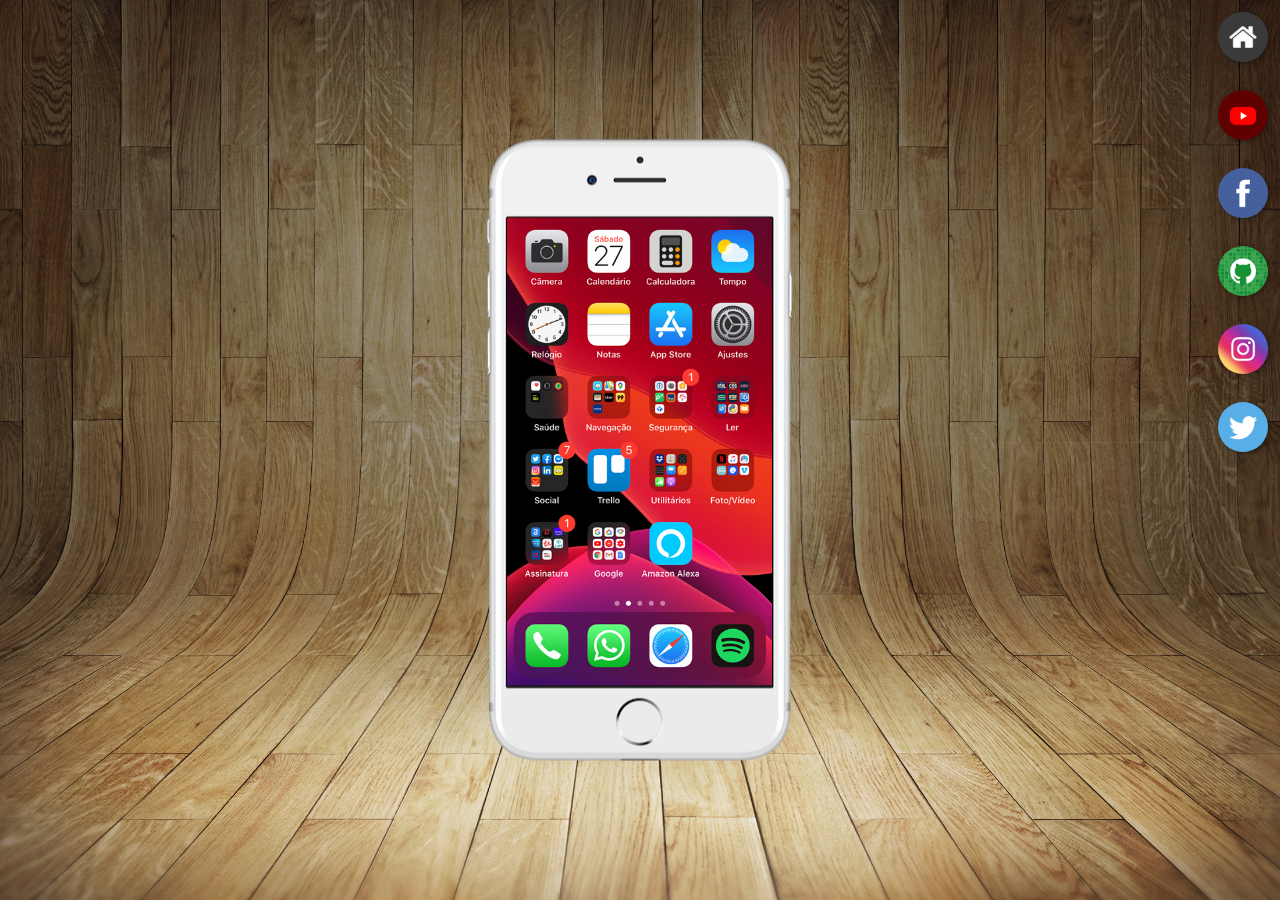
<file: index.html>
<!DOCTYPE html>
<html lang="pt-br">
<head>
    <meta charset="UTF-8">
    <meta name="viewport" content="width=device-width, initial-scale=1.0">
    <link rel="shortcut icon" href="favicon.ico" type="image/x-icon">
    <title>Projeto Redes Sociais</title>

    <link rel="stylesheet" href="css/style.css">

</head>
<body>
    <main>
        <section id="telefone">
            <iframe src="home.html" name="tela" id="tela" frameborder="0">Seu navegador não é compatível com este tipo de arquivo</iframe>
        </section>
        <section id="redes-sociais">
            <a href="home.html" target="tela"><img src="imagem/logo-home.jpg" alt="home"></a>
             <br>
            <a href="youtube.html" target="tela"><img src="imagem/logo-youtube.jpg" alt="logo-youtube"></a>
             <br>
            <a href="facebook.html" target="tela"><img src="imagem/logo-facebook.jpg" alt="logo-facebook"></a>
             <br>
            <a href="github.html" target="tela"><img src="imagem/logo-github.jpg" alt="logo-github"></a>
             <br>
            <a href="instagram.html" target="tela"><img src="imagem/logo-instagram.jpg" alt="logo-instagram"></a>
             <br>
            <a href="twitter.html" target="tela"><img src="imagem/logo-twitter.jpg" alt="logo-twitter"></a>
        </section>
    </main>
</body> 
</html>
</file>
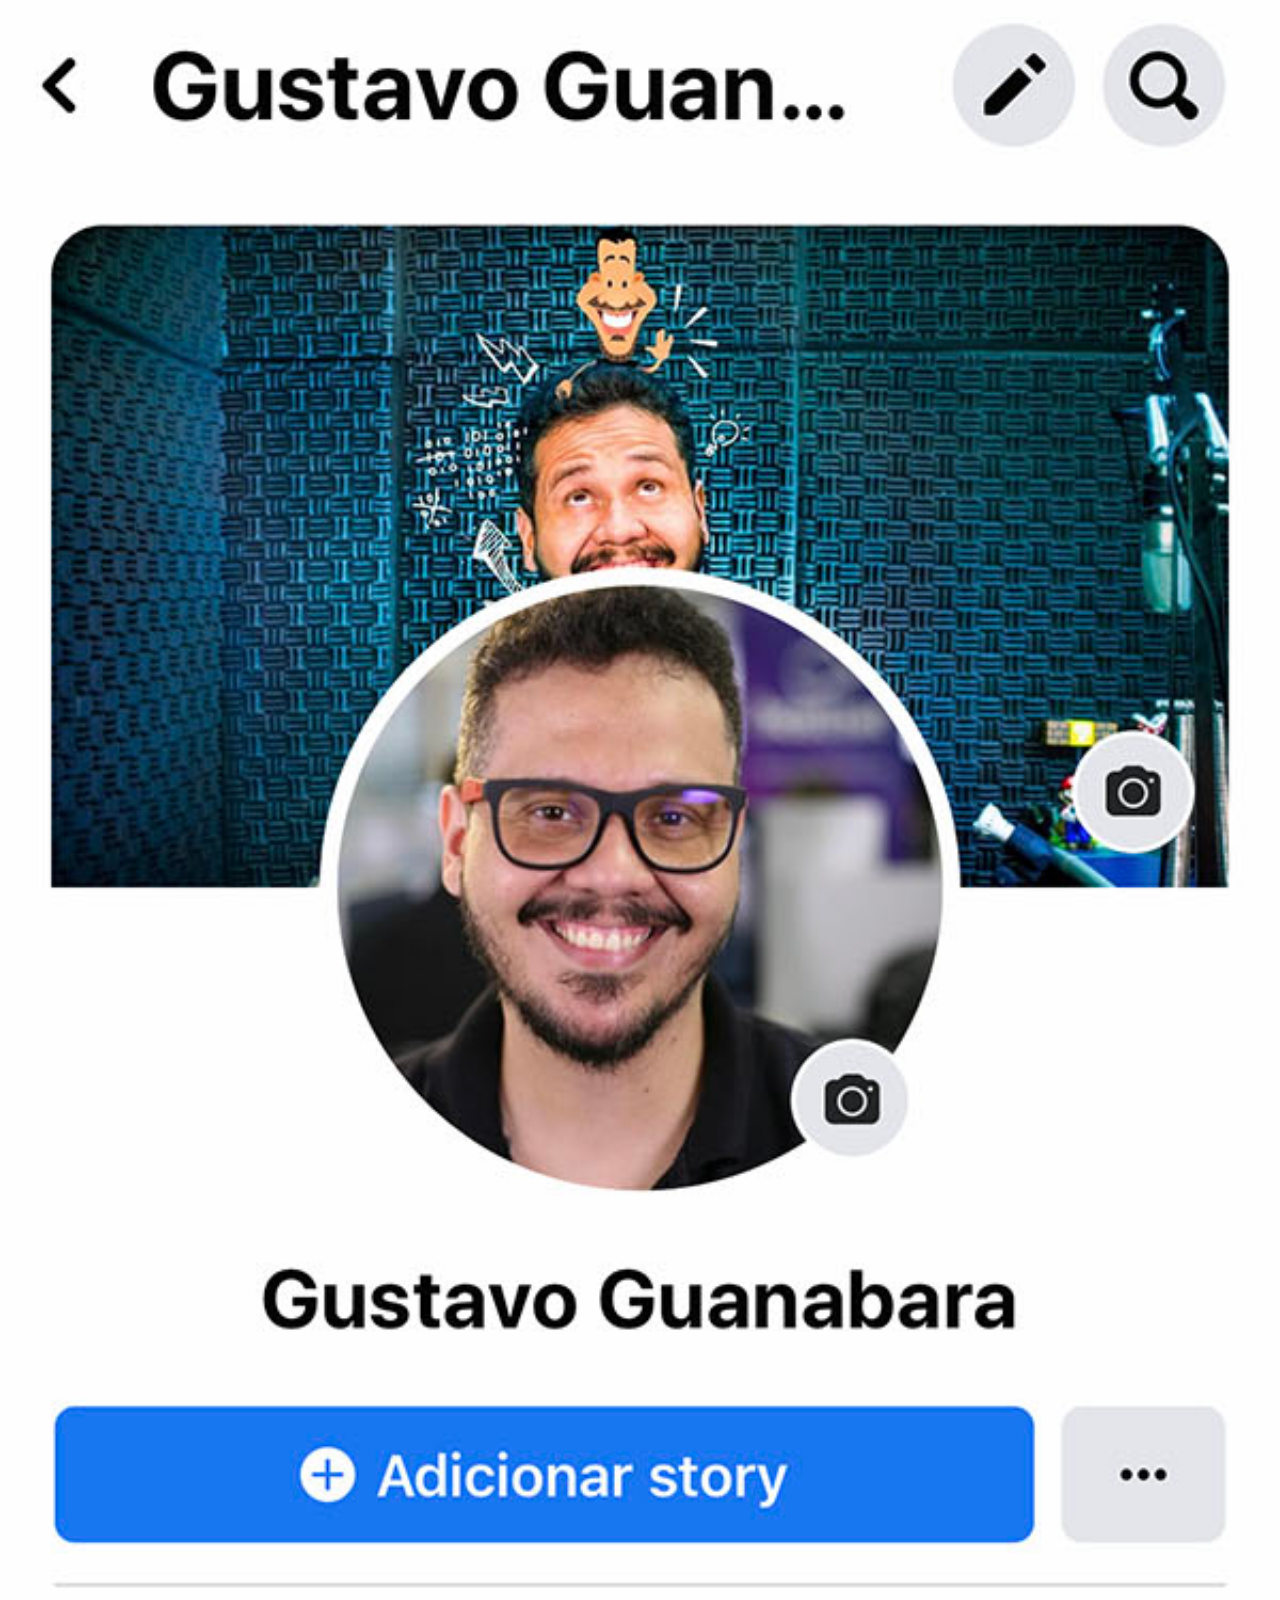
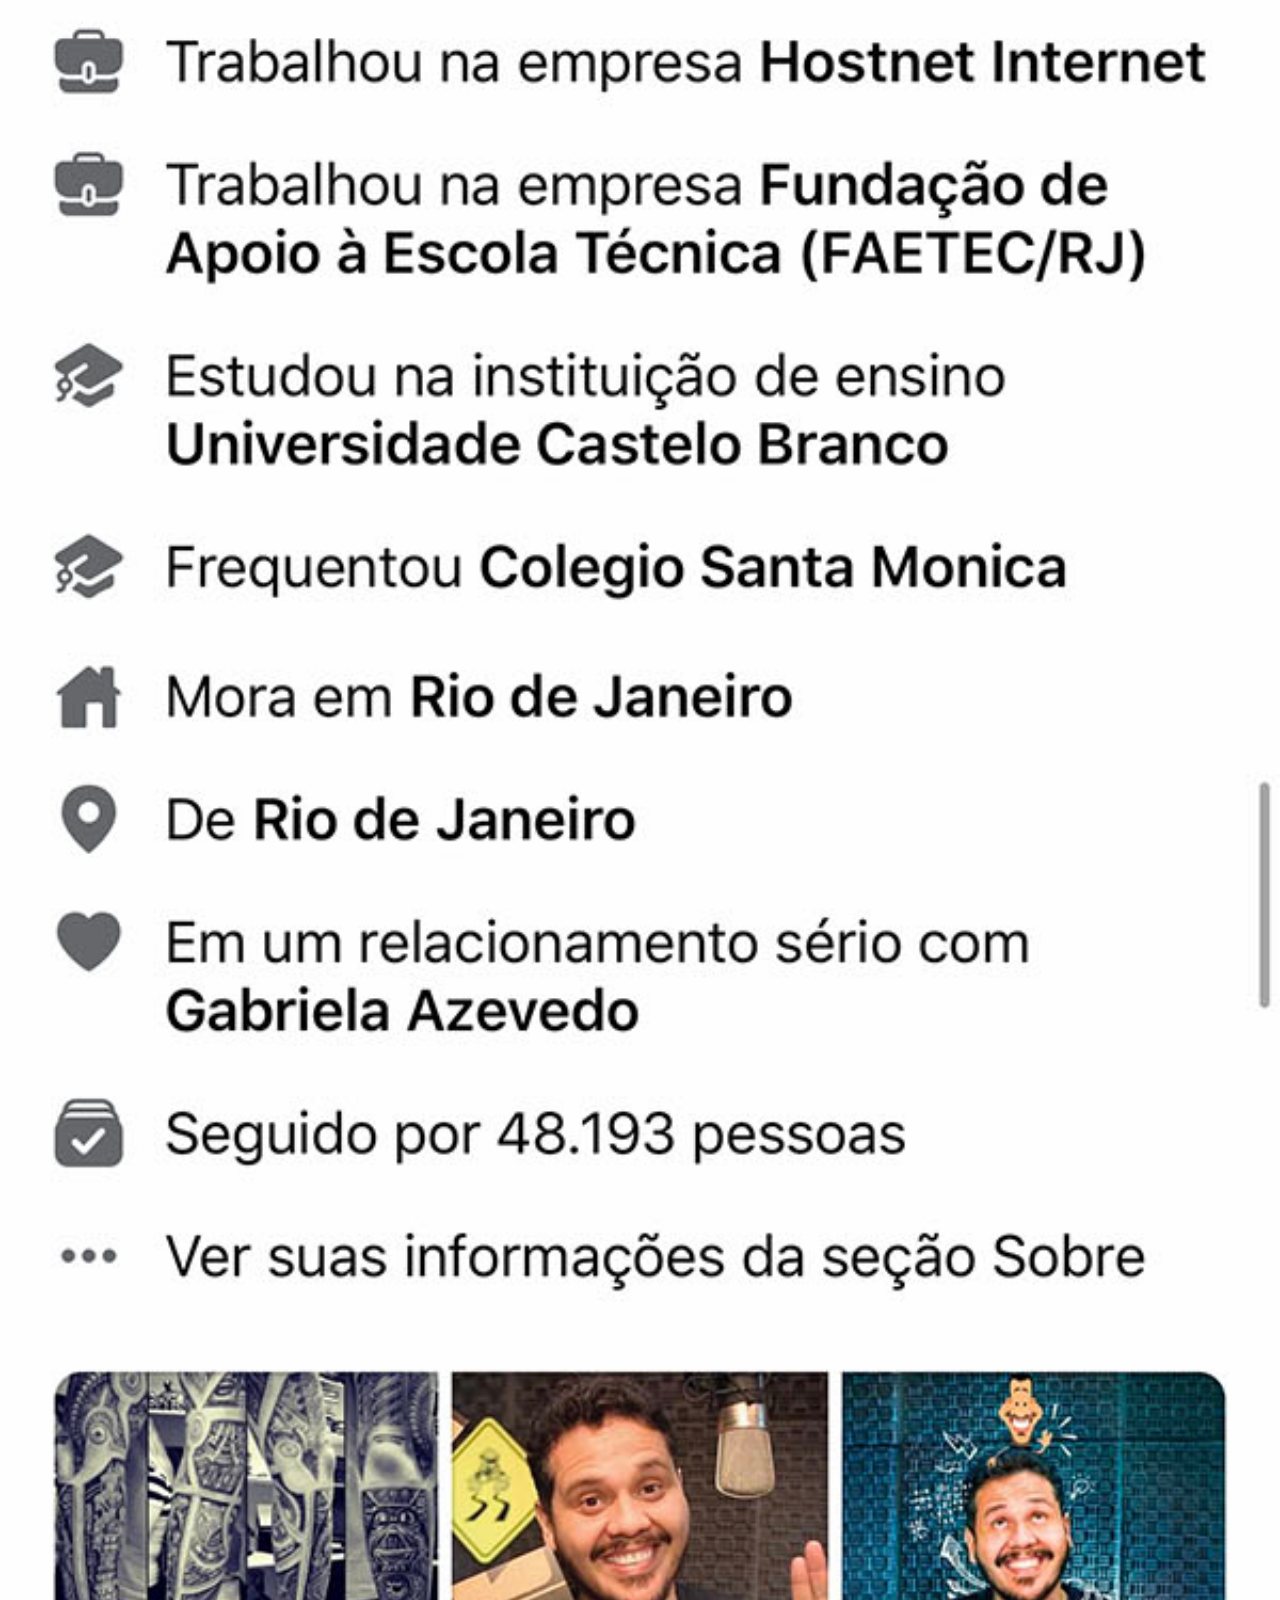
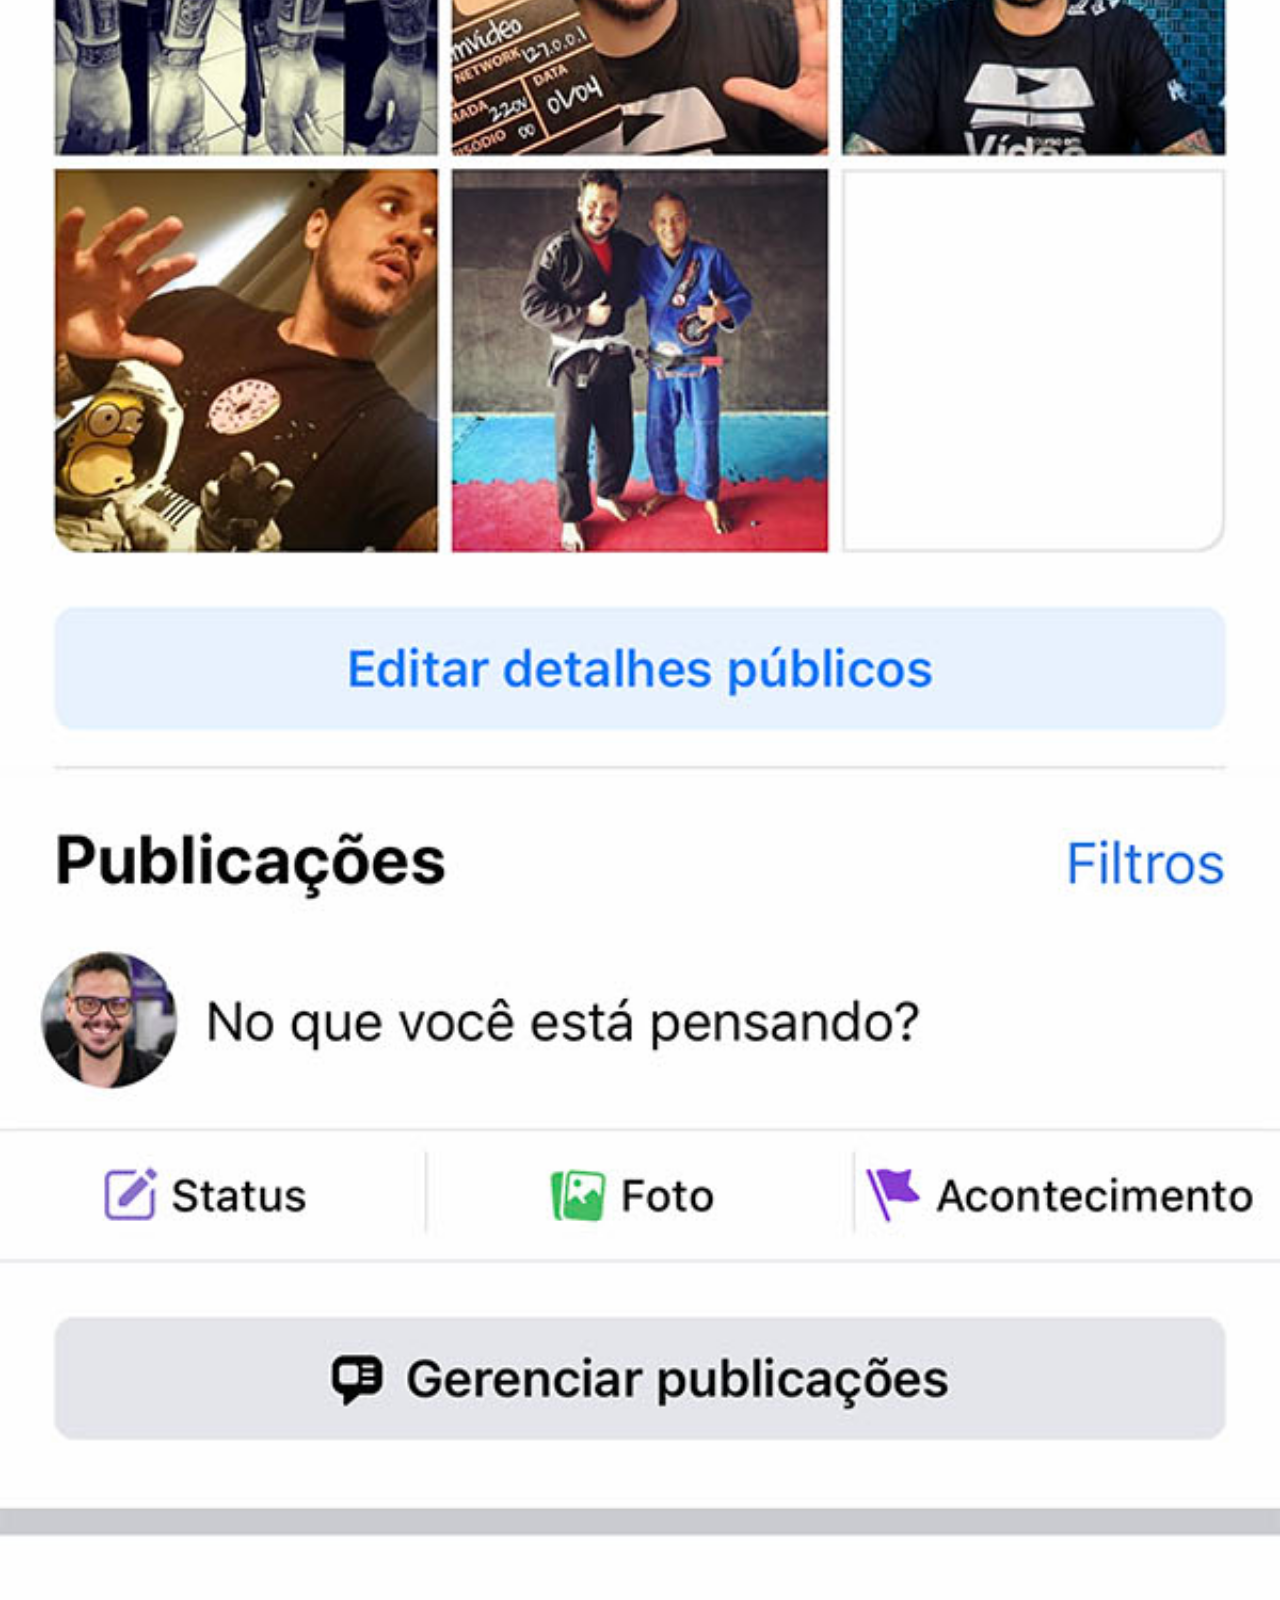
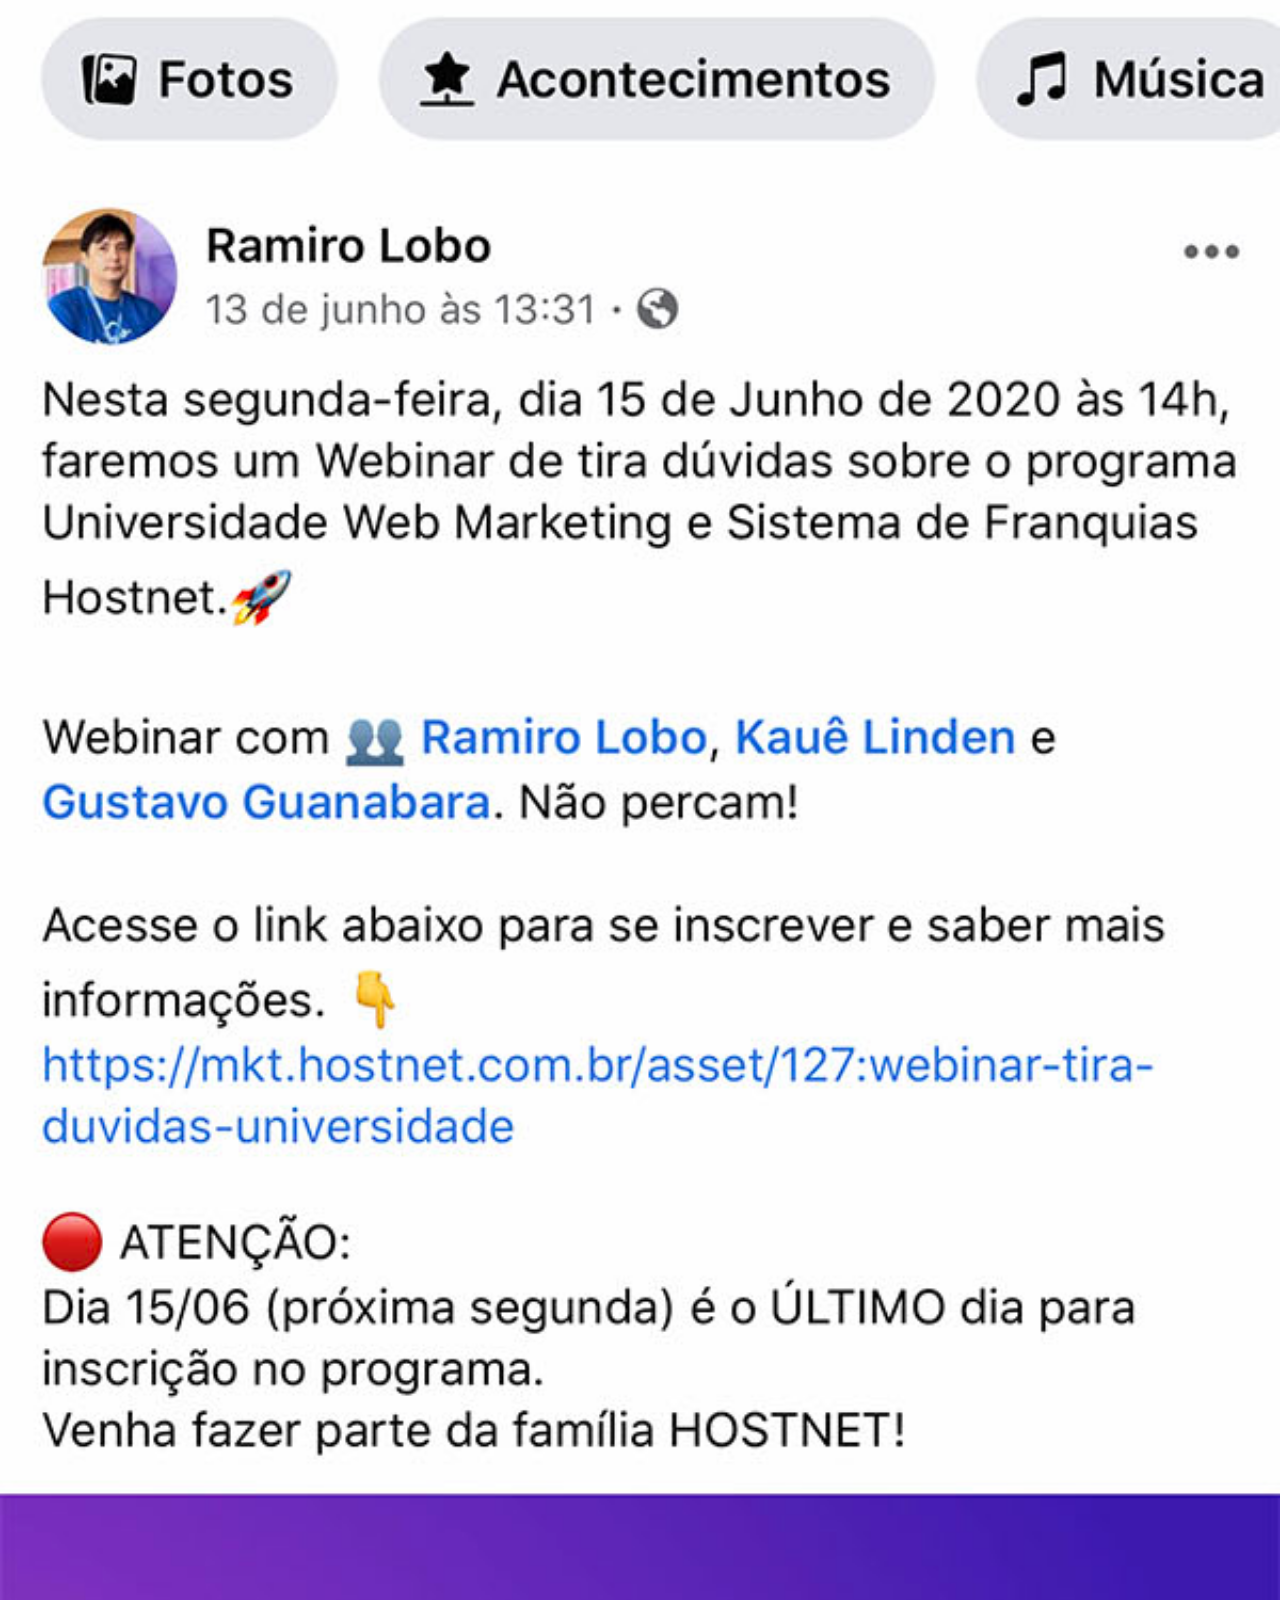
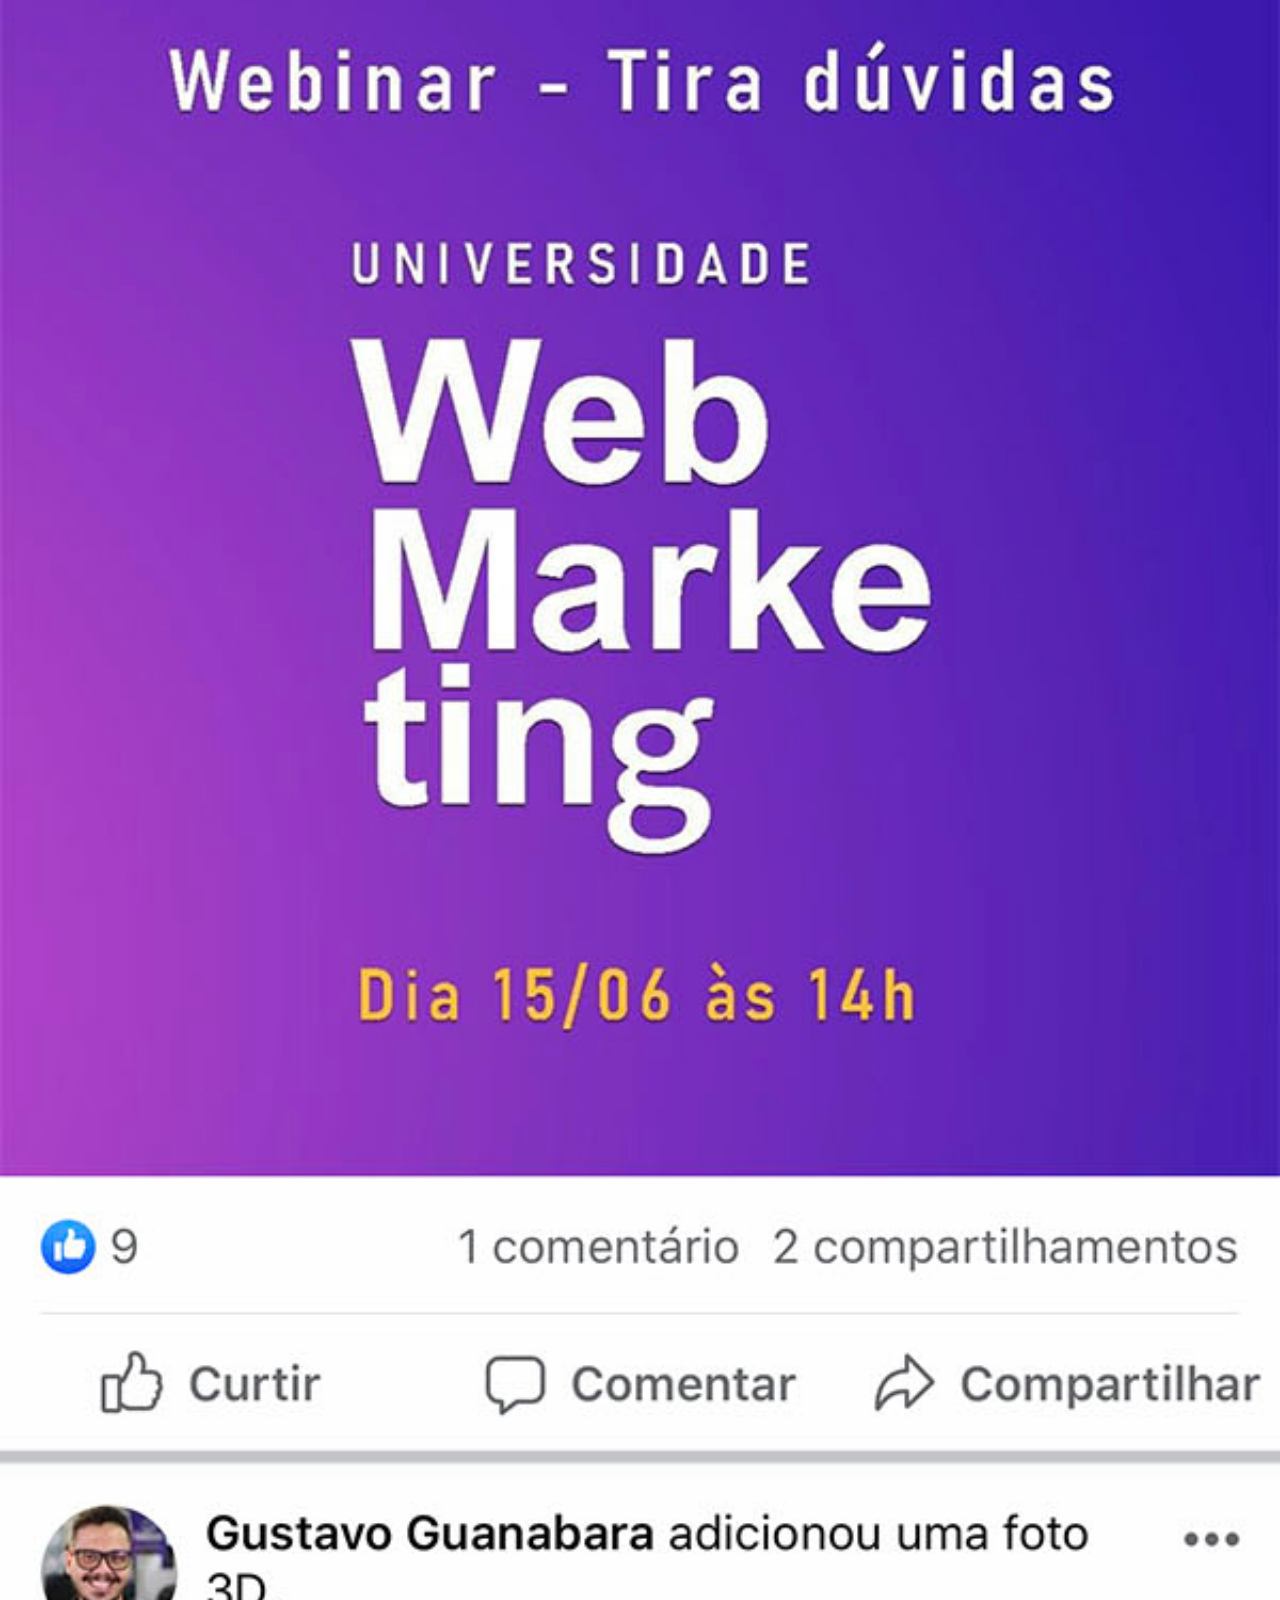
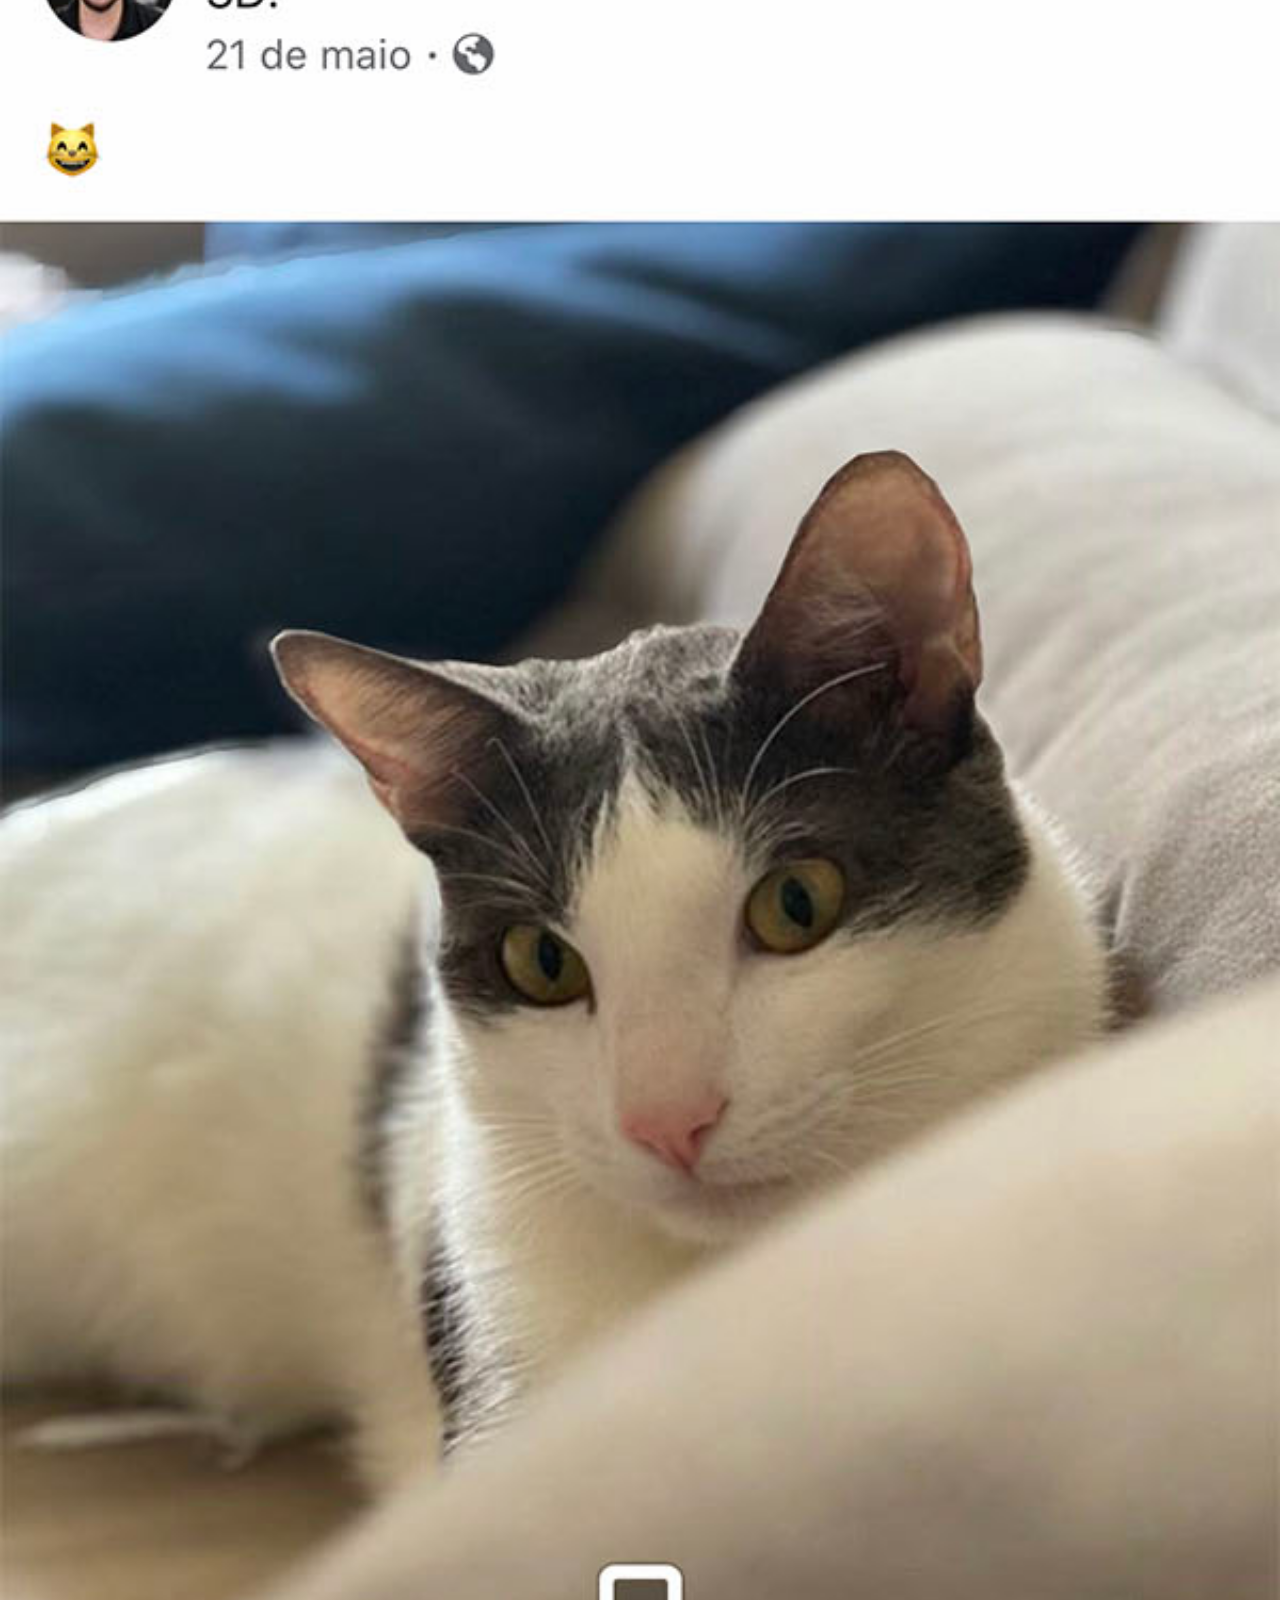
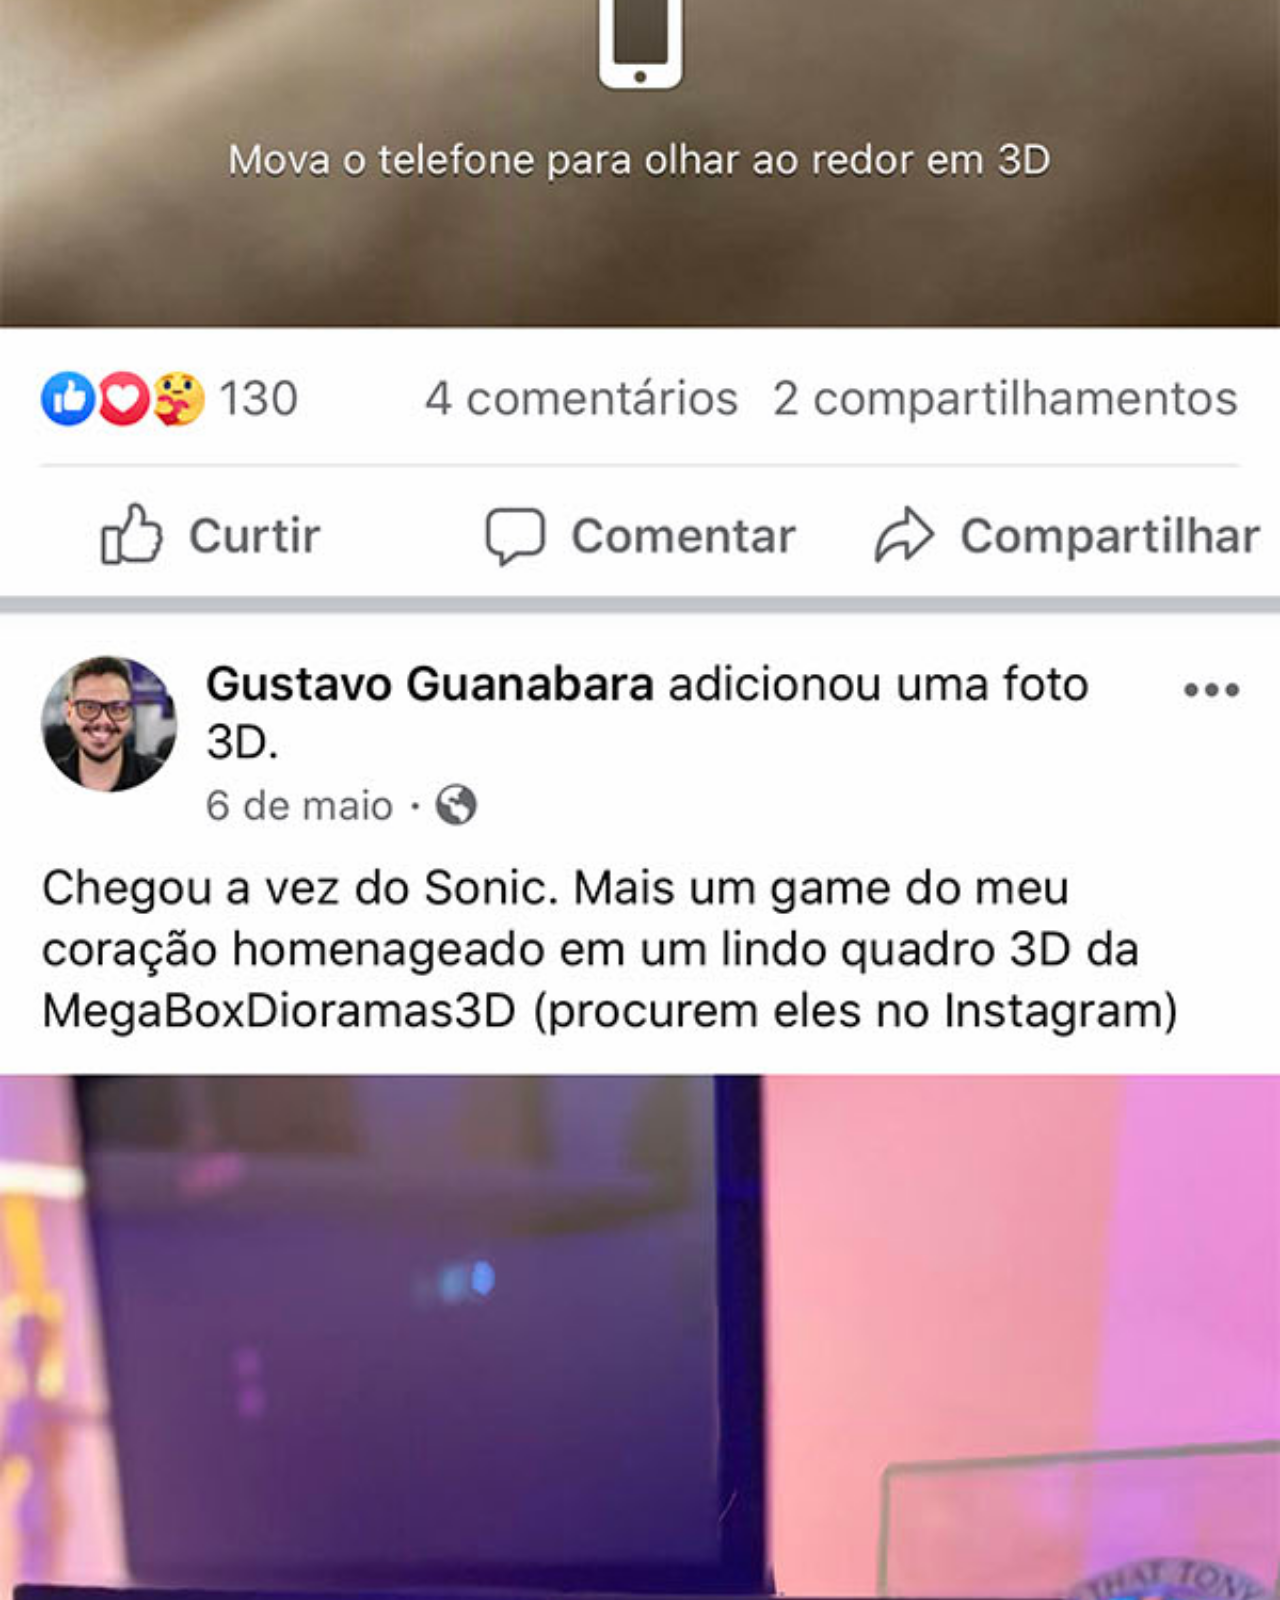
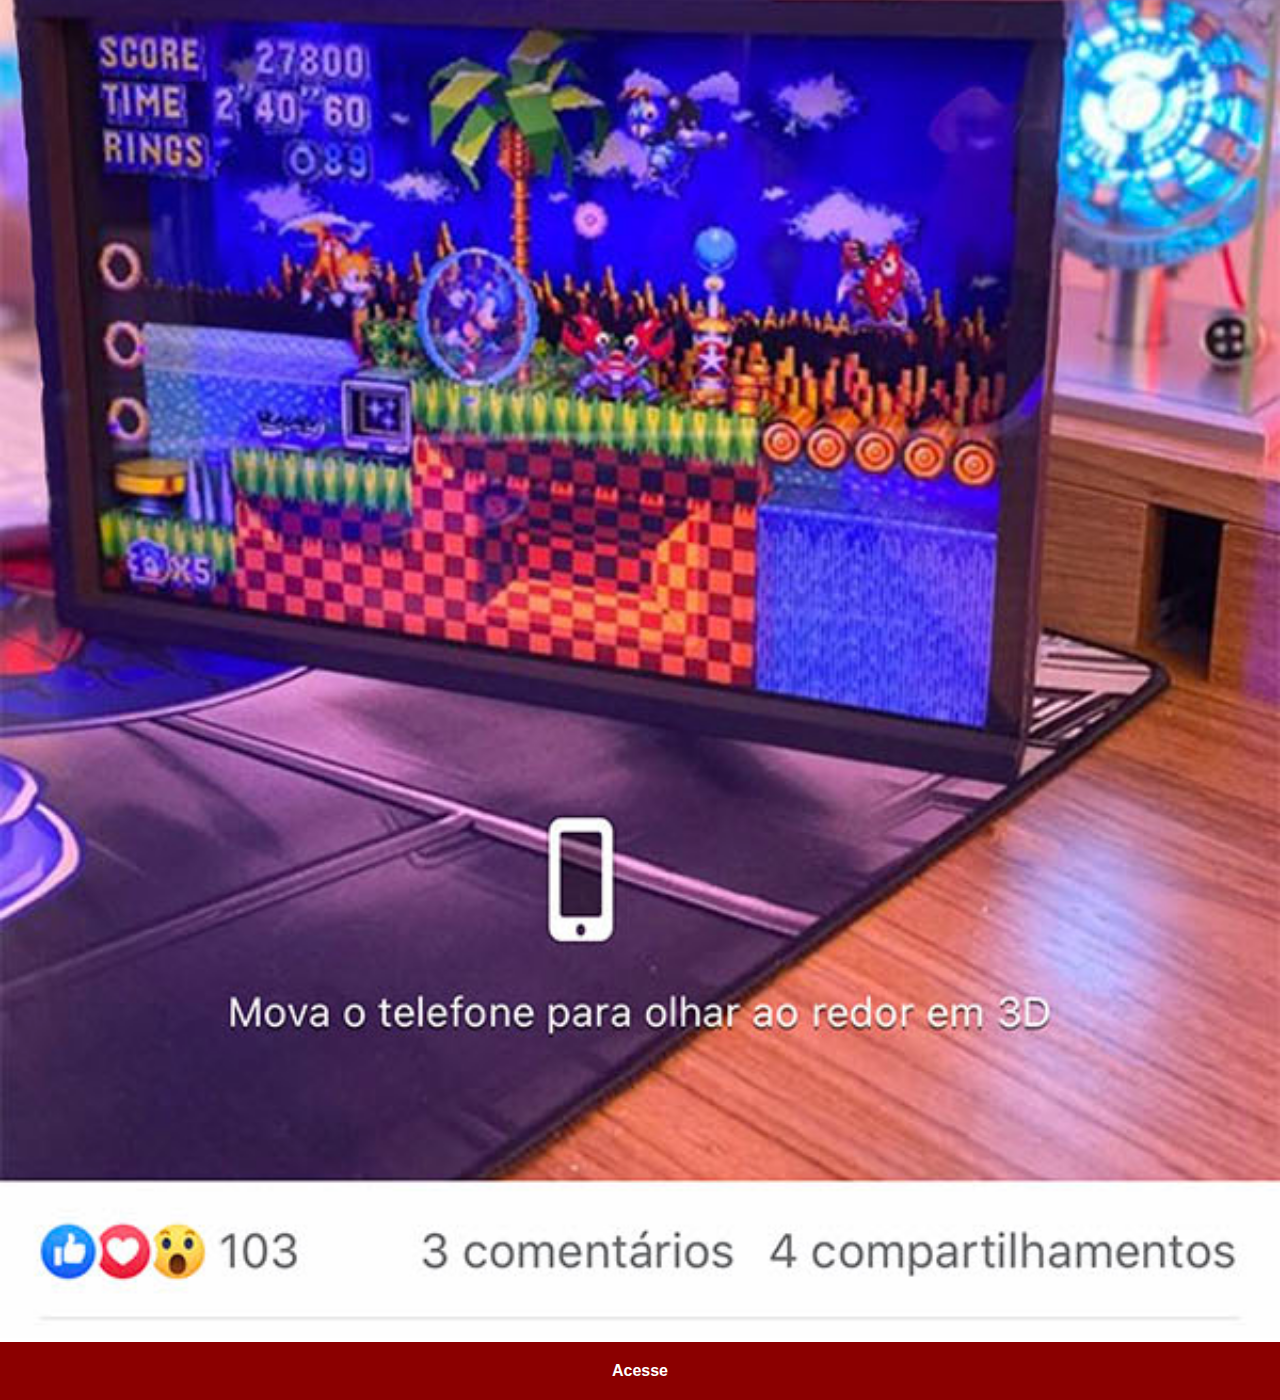
<file: facebook.html>
<!DOCTYPE html>
<html lang="pt-br">
<head>
    <meta charset="UTF-8">
    <meta name="viewport" content="width=device-width, initial-scale=1.0">
    <title>Facebook</title>
    <link rel="stylesheet" href="css/social.css">
</head>
<body>
    <img src="imagem/tela-facebook.jpg" alt="Facebook">
    <a href="https://www.facebook.com/profile.php?id=100090461599016" target="_blank">Acesse</a>
</body>
</html>
</file>
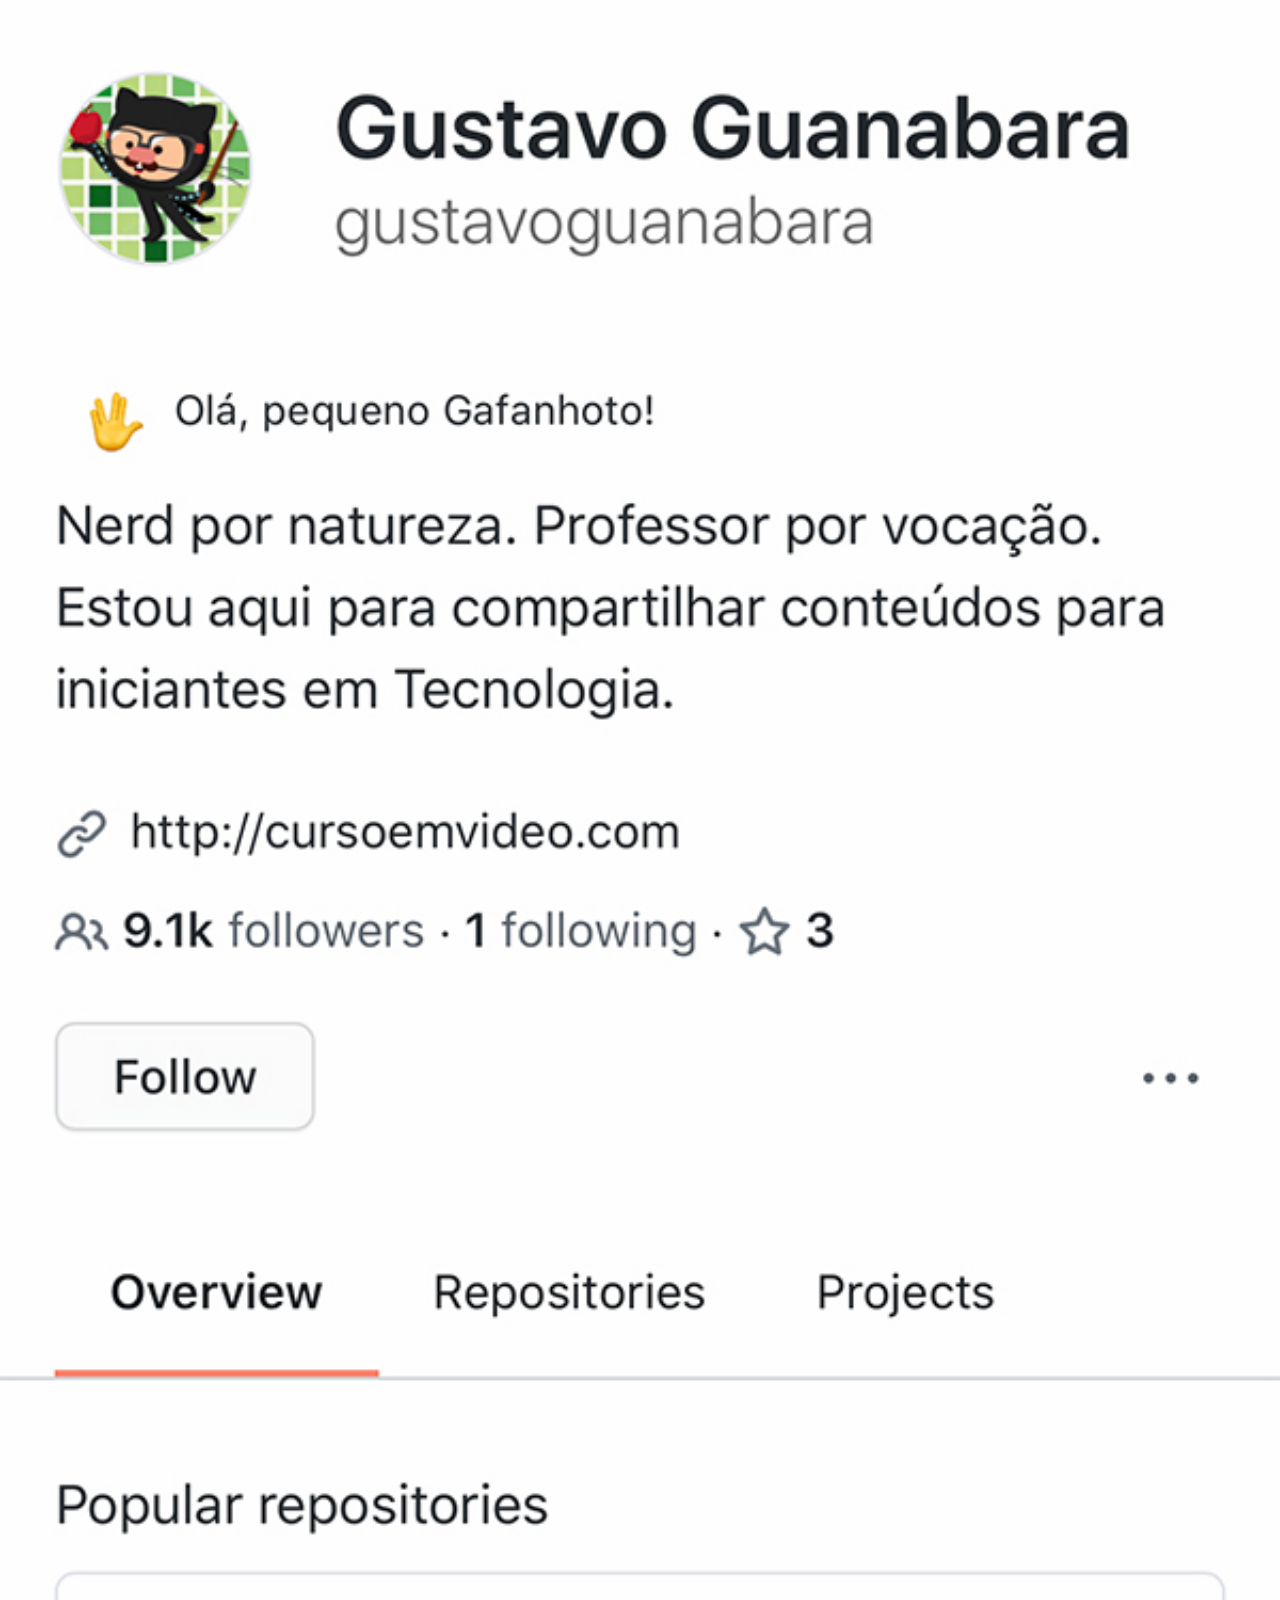
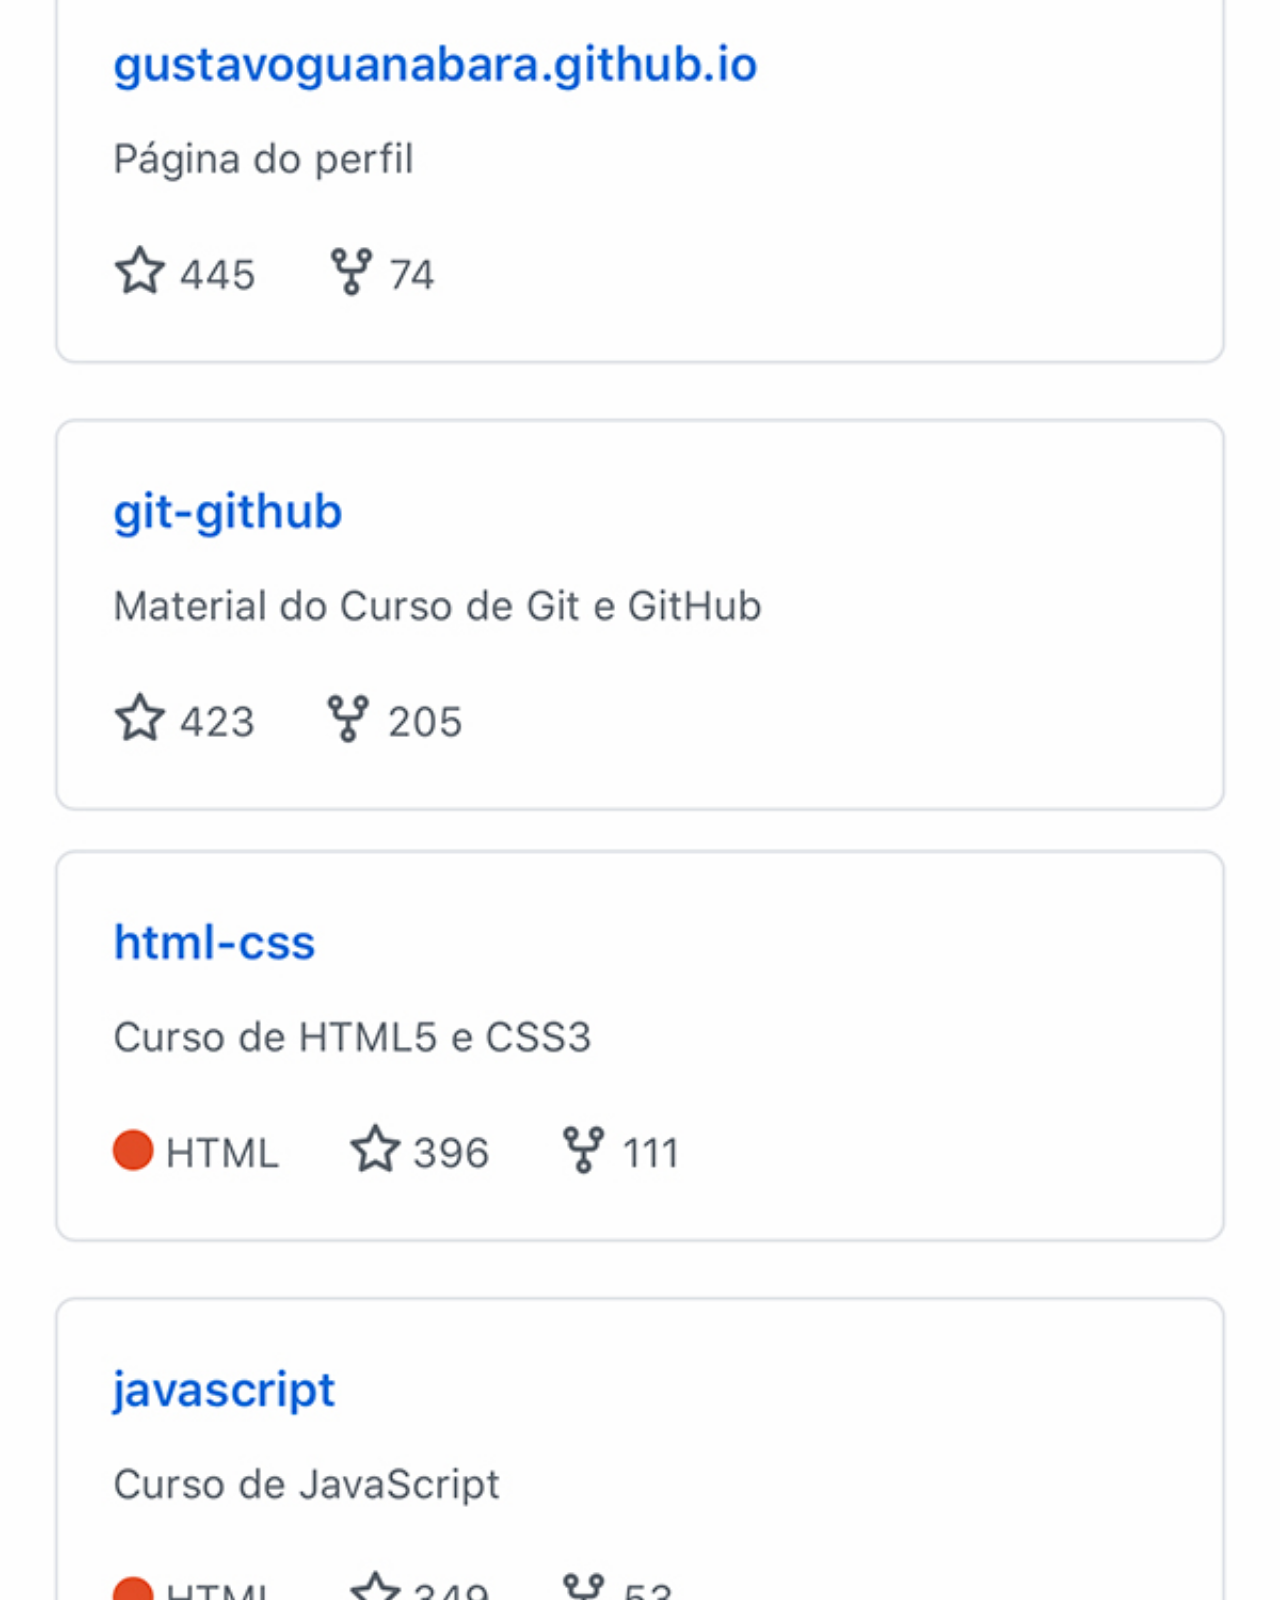
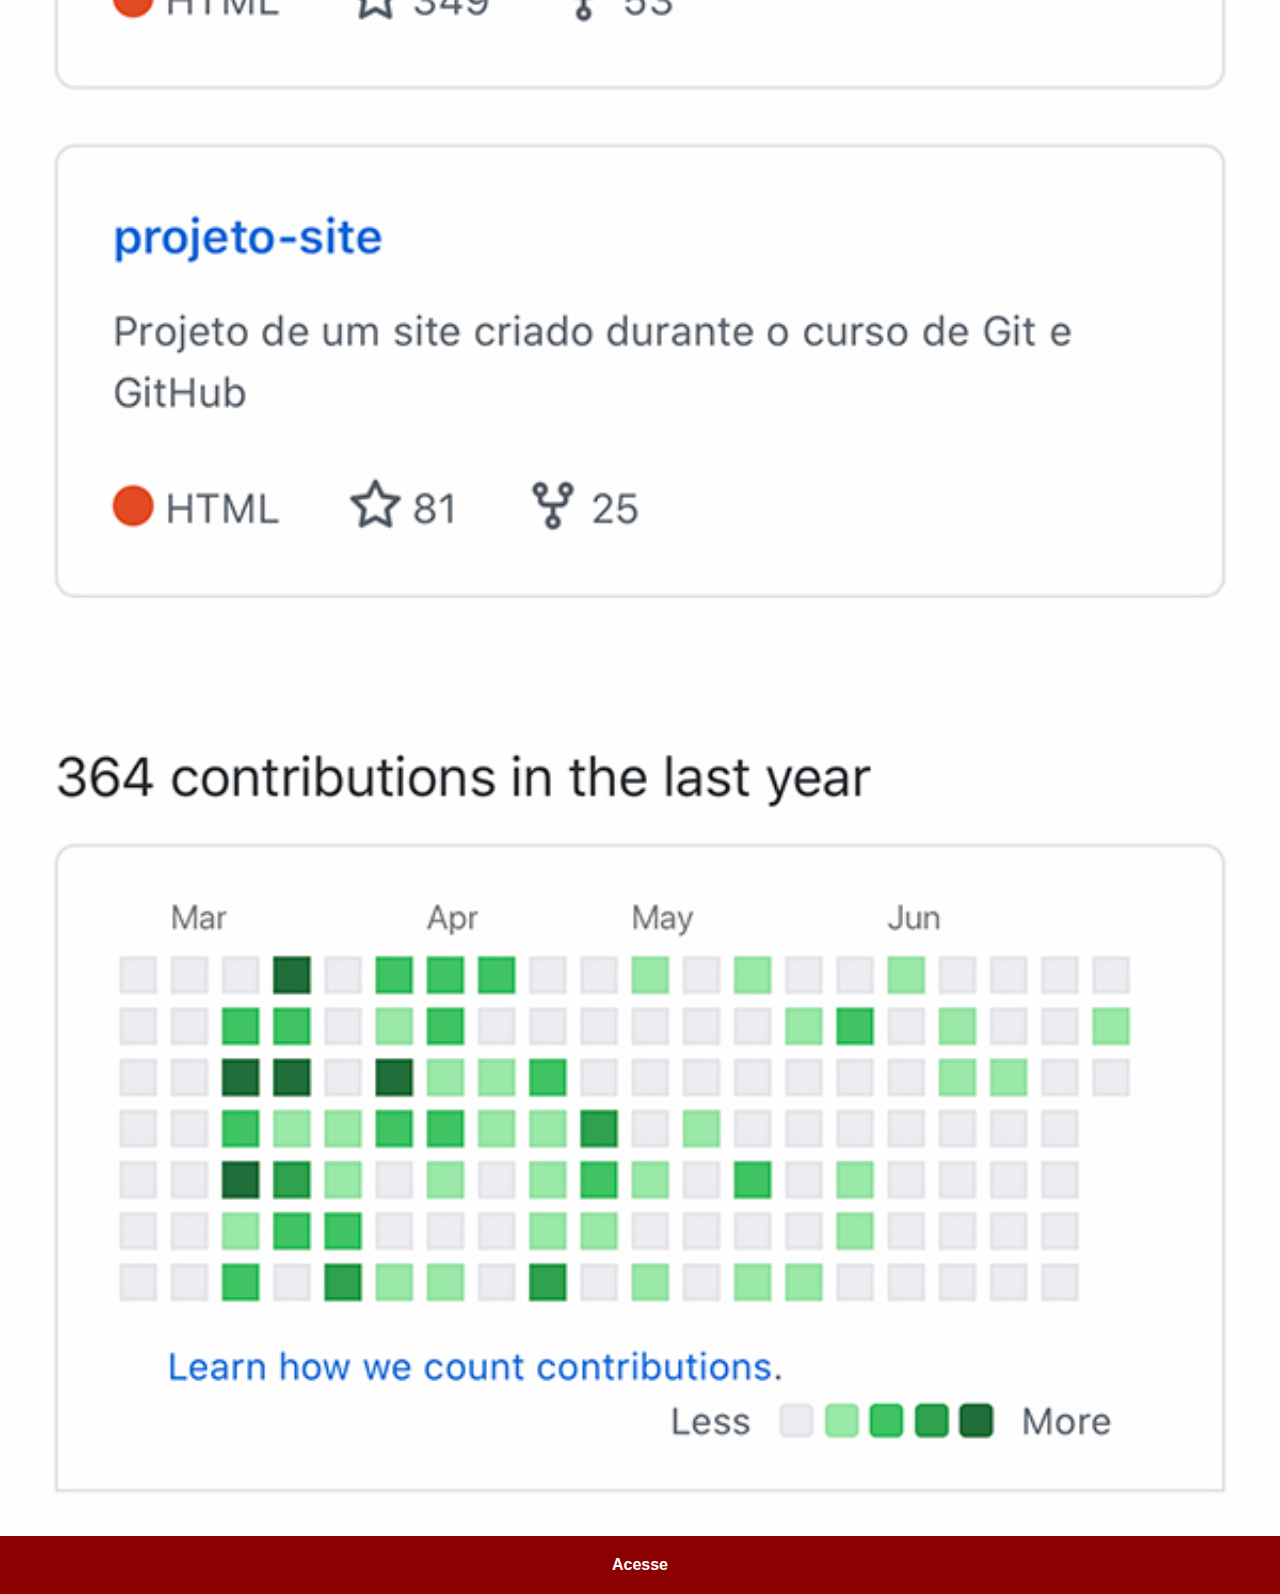
<file: github.html>
<!DOCTYPE html>
<html lang="pt-br">
<head>
    <meta charset="UTF-8">
    <meta name="viewport" content="width=device-width, initial-scale=1.0">
    <title>Github</title>
    <link rel="stylesheet" href="css/social.css">
</head>
<body>
    <img src="imagem/tela-github.jpg" alt="tela Github">
    <a href="https://github.com/OAlexandreSousa" target="_blank">Acesse</a>
</body>
</html>
</file>
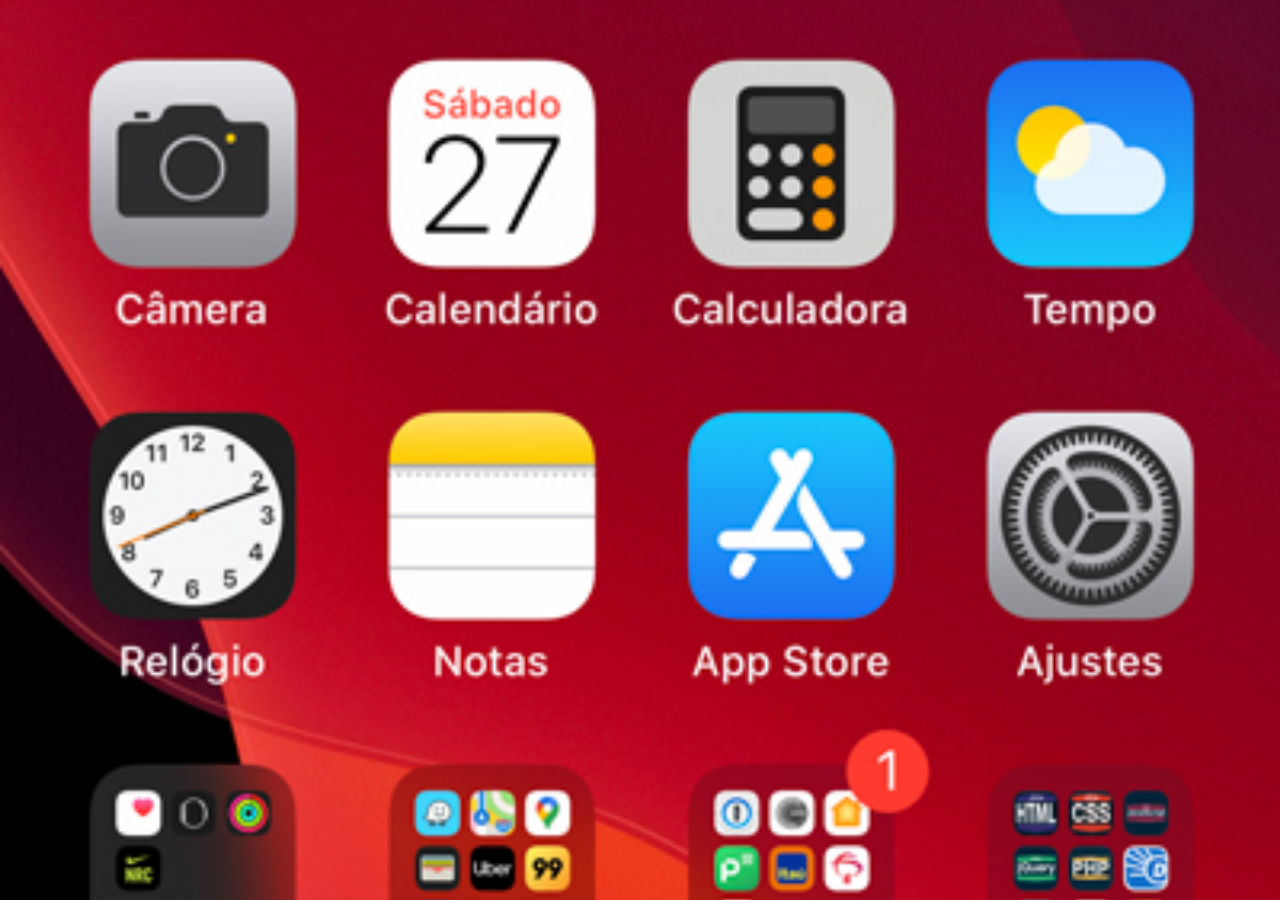
<file: home.html>
<!DOCTYPE html>
<html lang="pt-br">
<head>
    <meta charset="UTF-8">
    <meta name="viewport" content="width=device-width, initial-scale=1.0">
    <title>Home</title>
</head>
<style>

    *{
        margin: 0px;
        padding: 0px;
    }
    body{
        width: 100vw;
        height: 100vh;
        background: black url('imagem/tela-home.jpg') no-repeat top center;
        background-size: cover;
    }
</style>
<body>
    
</body>
</html>
</file>
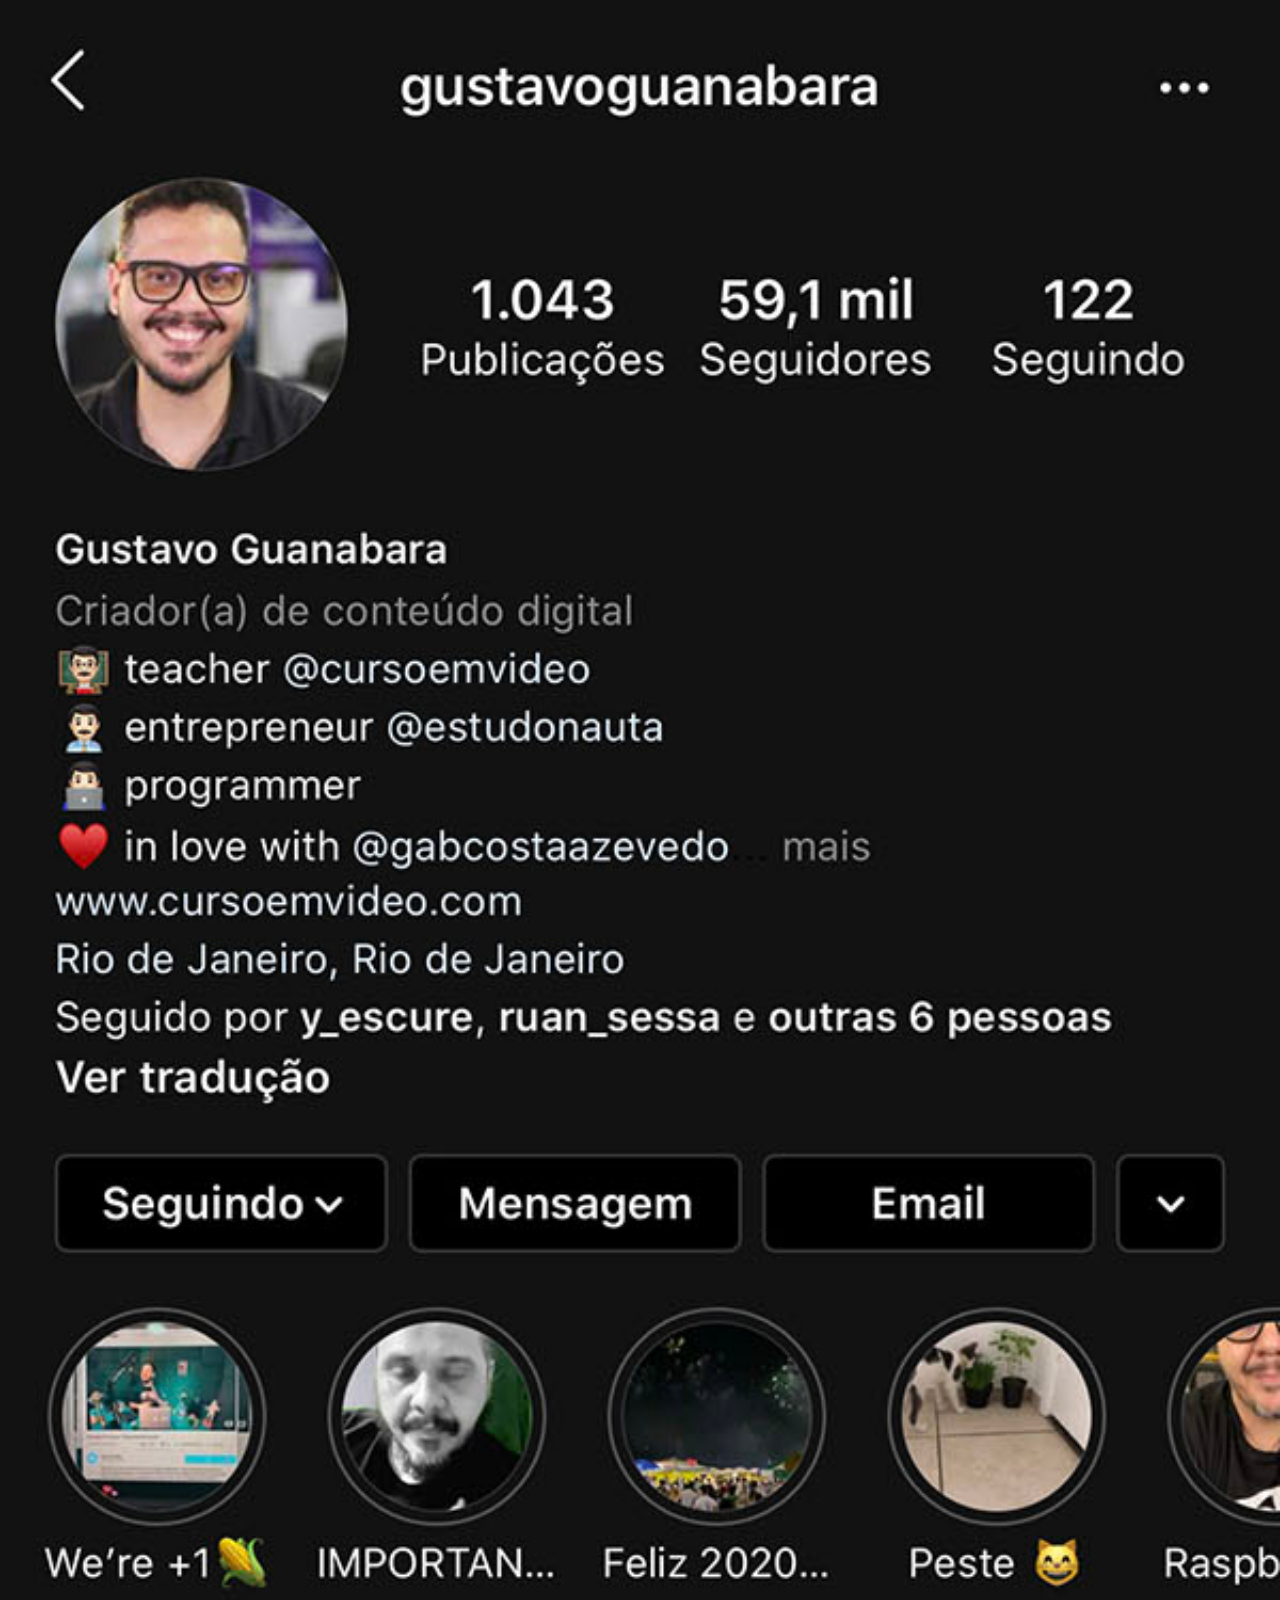
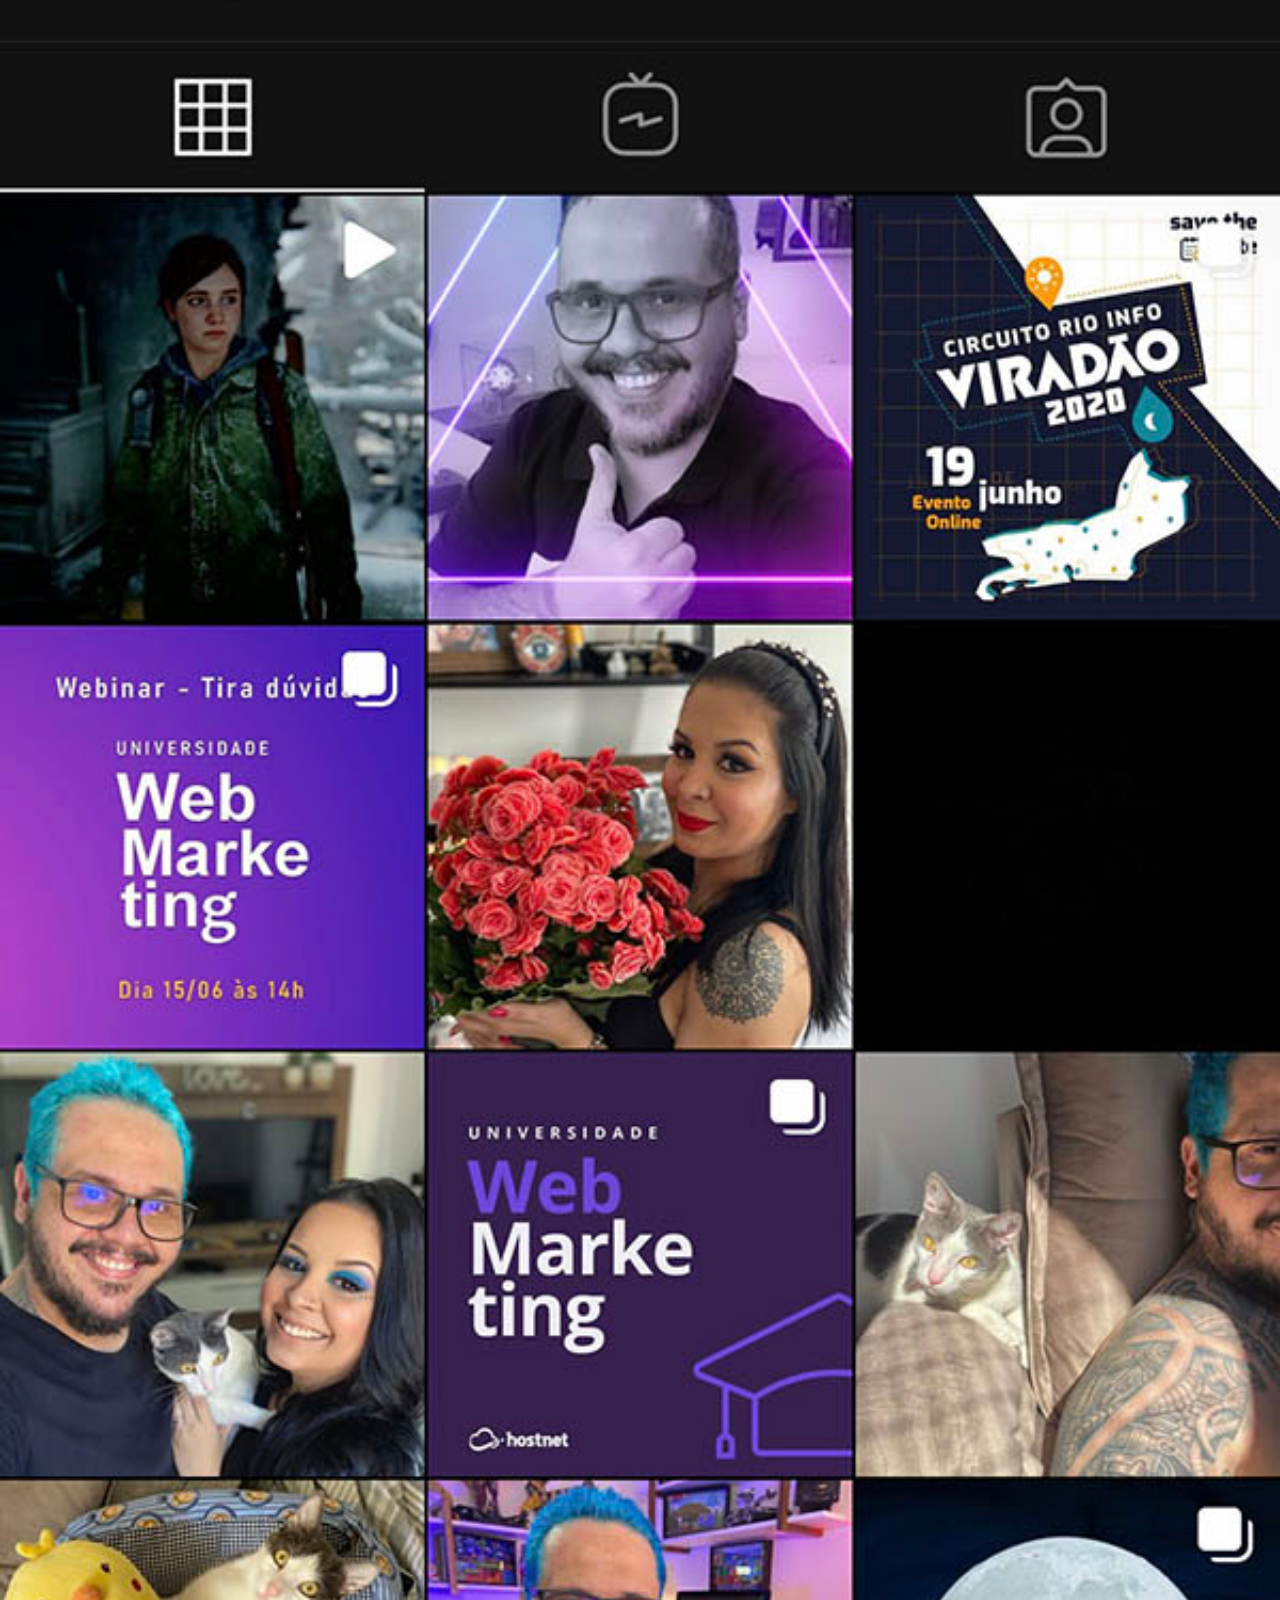
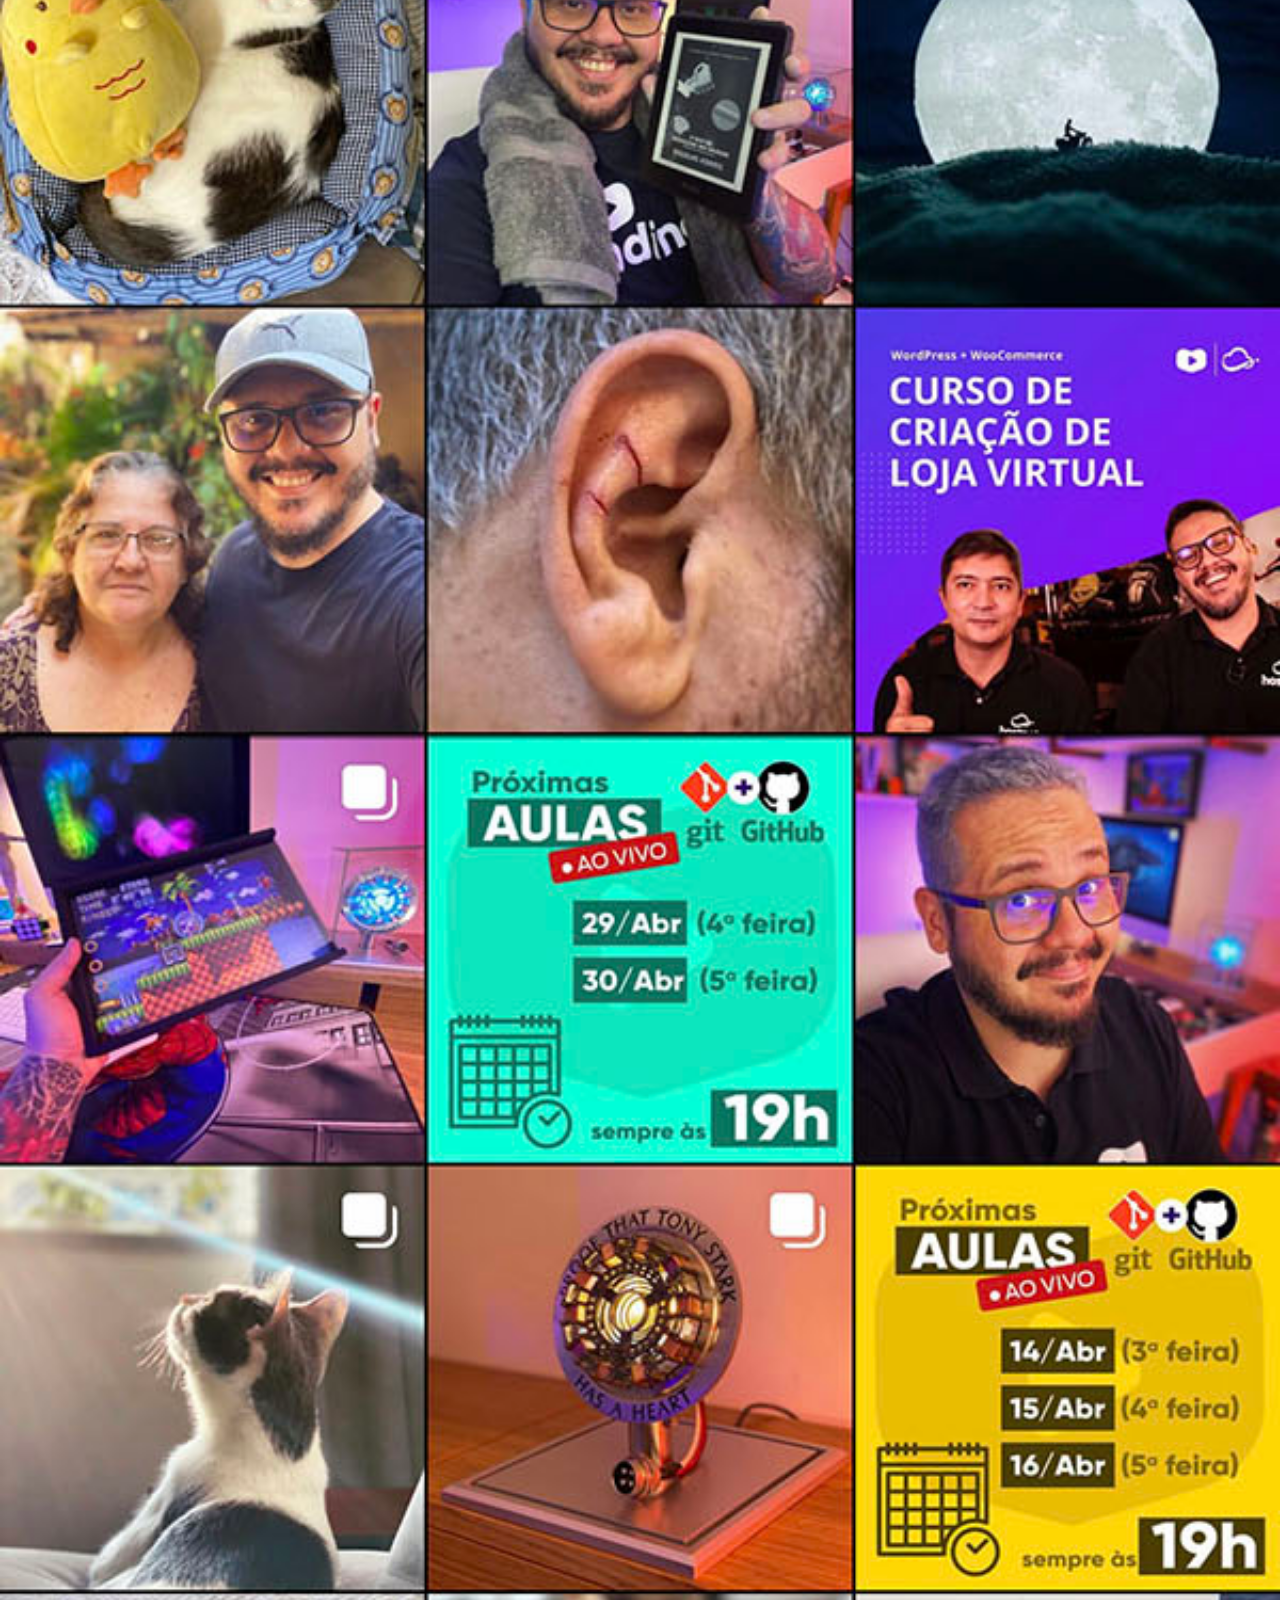
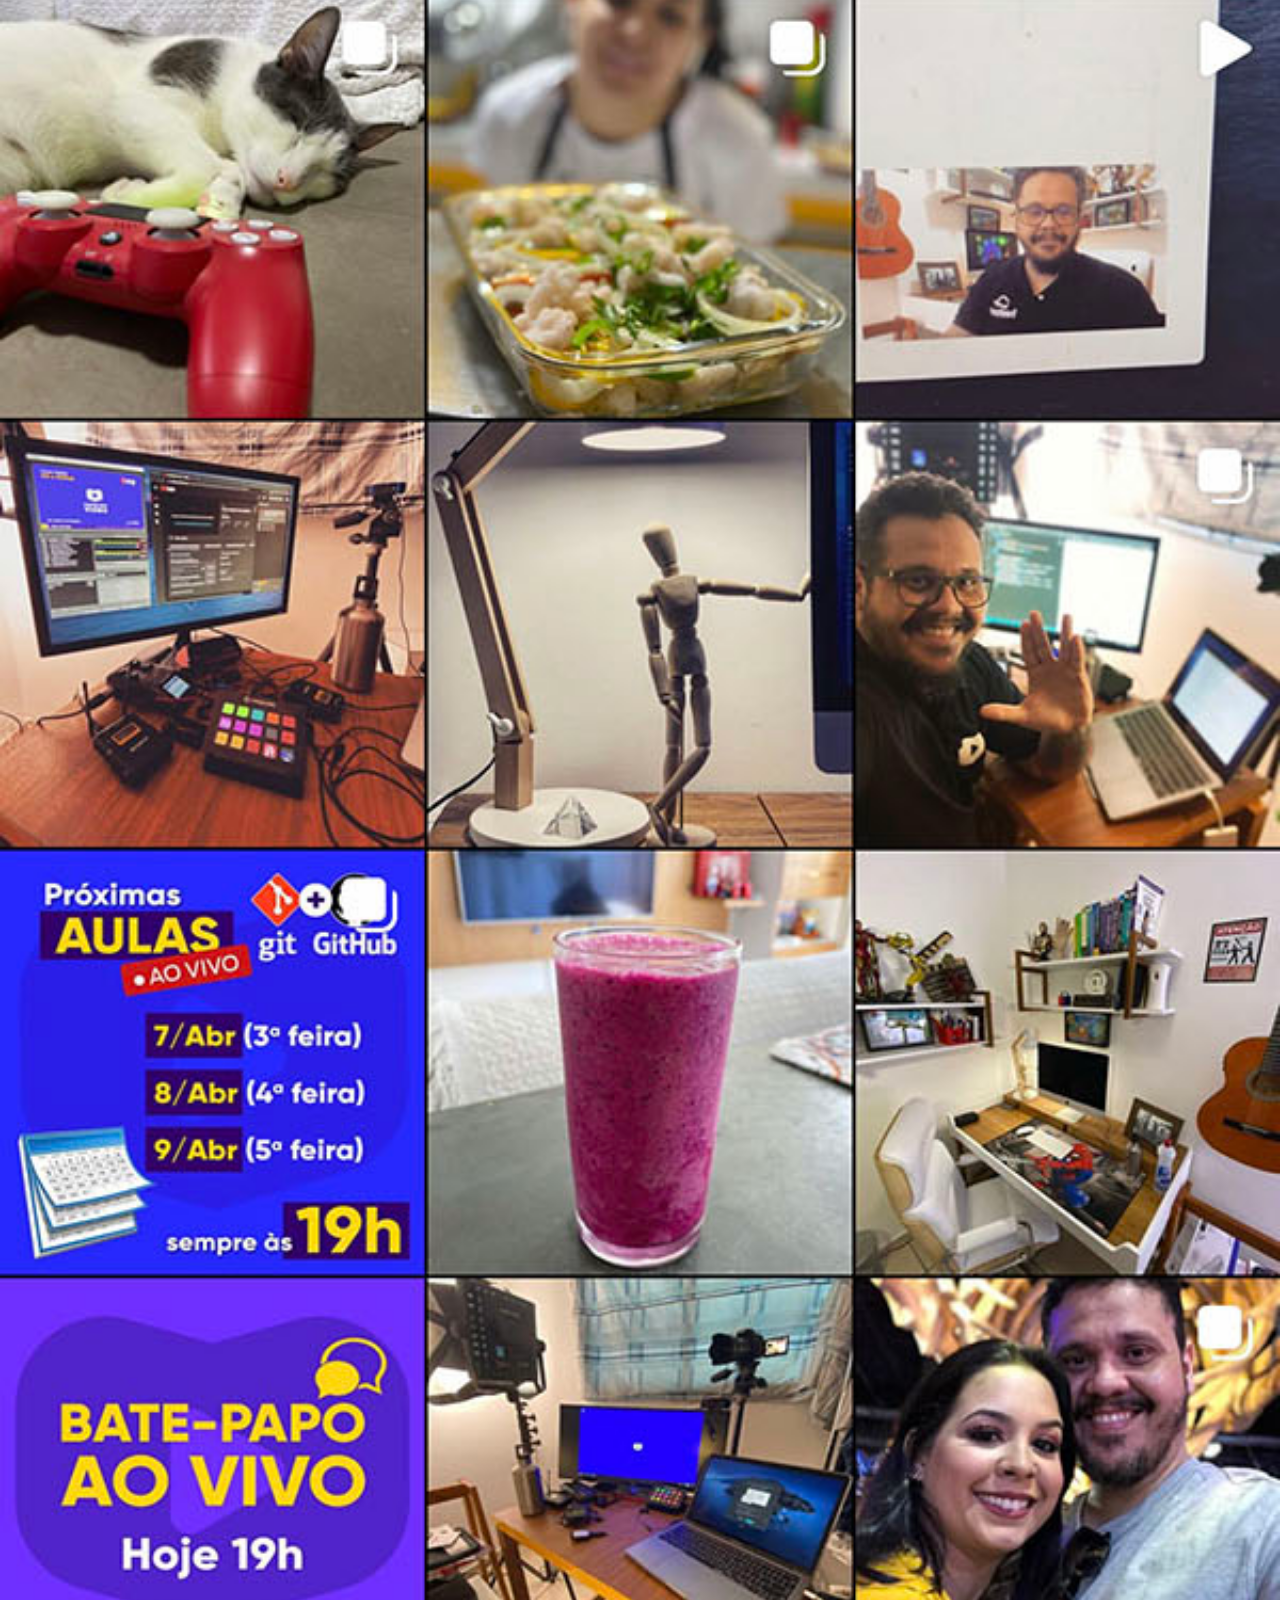
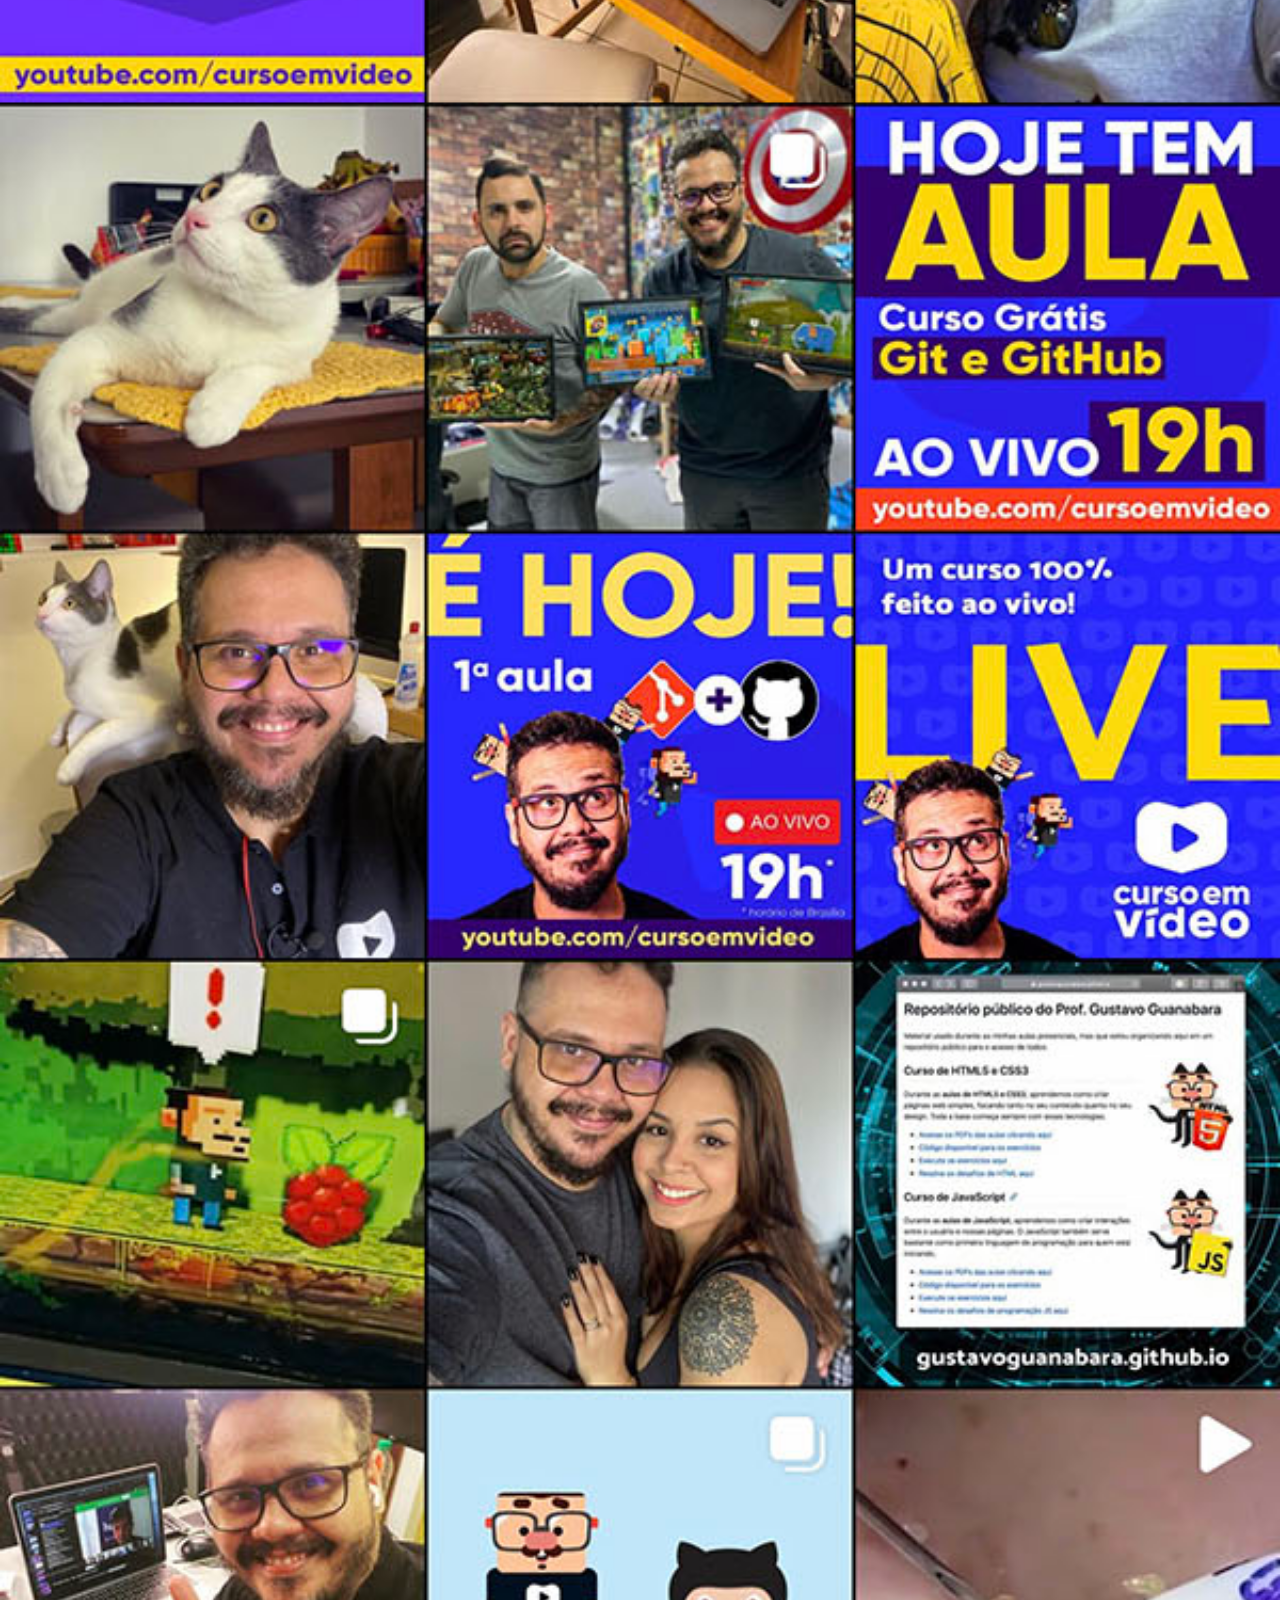
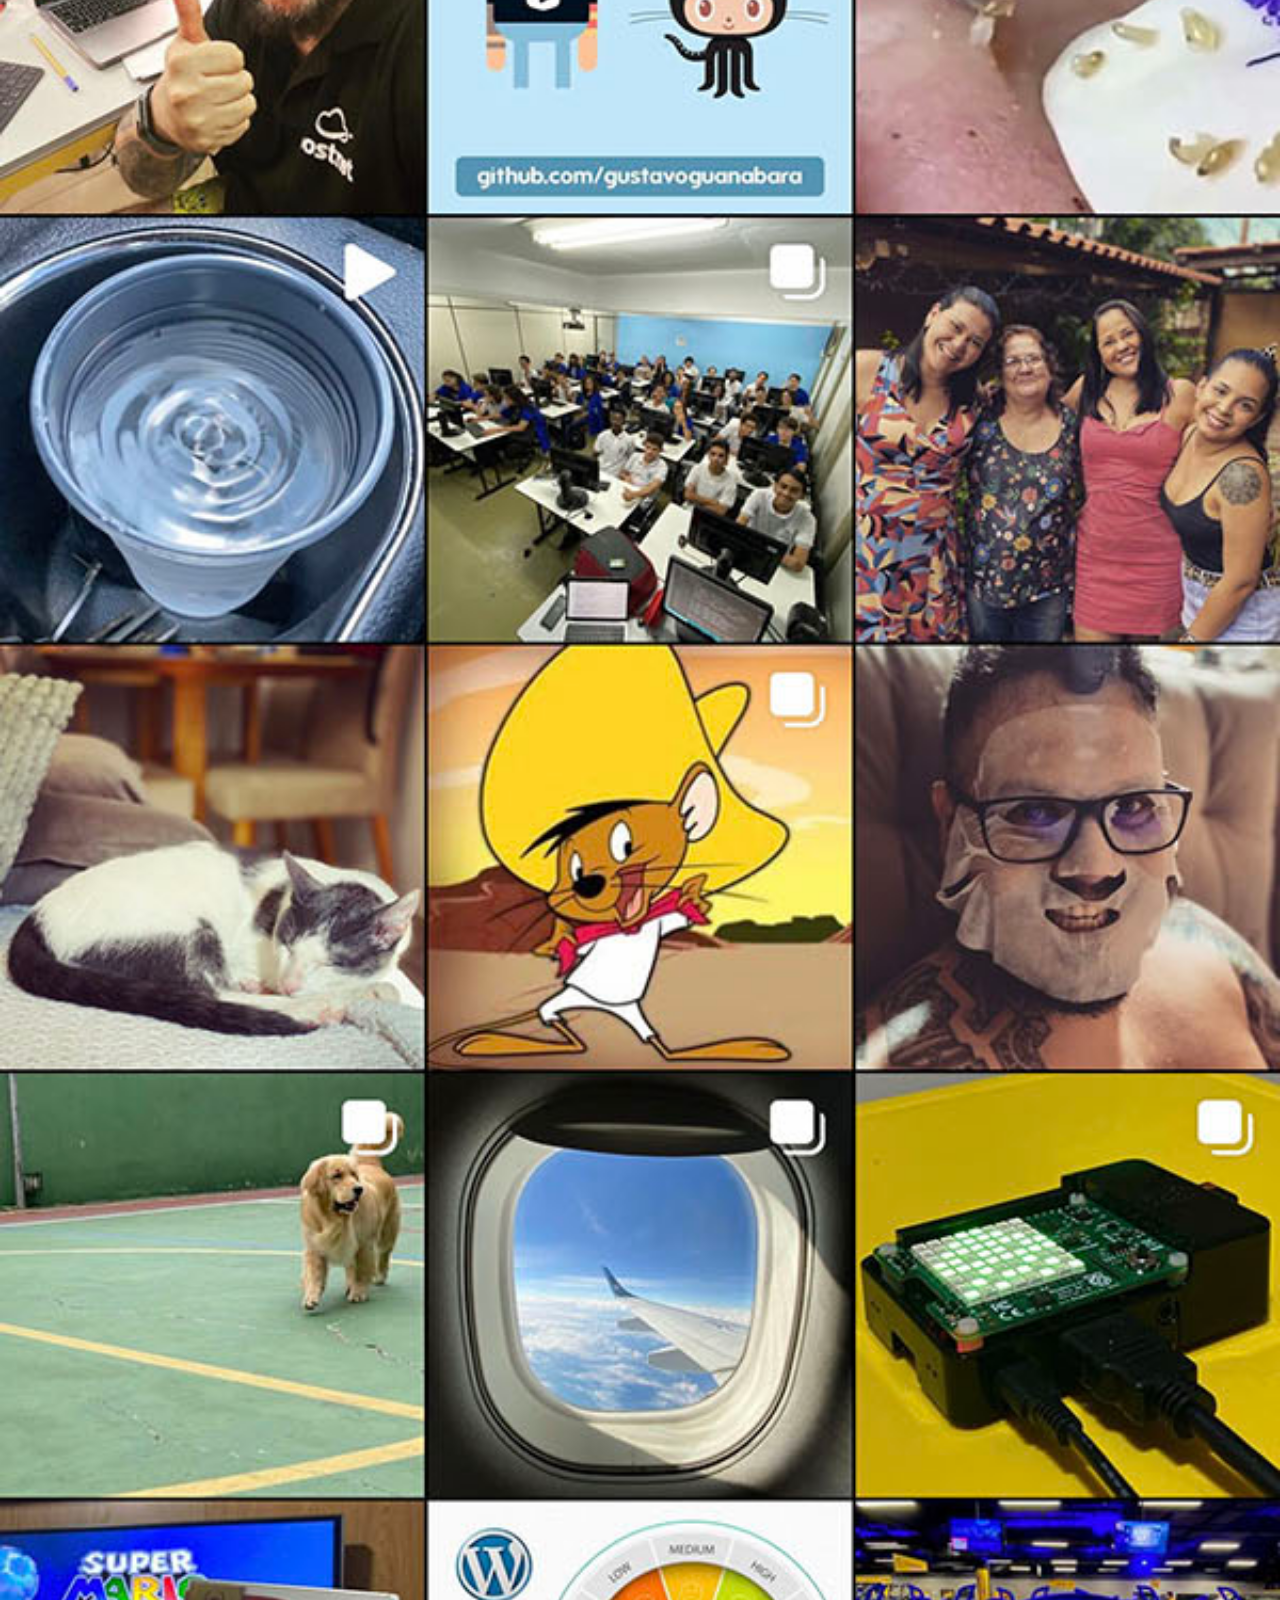
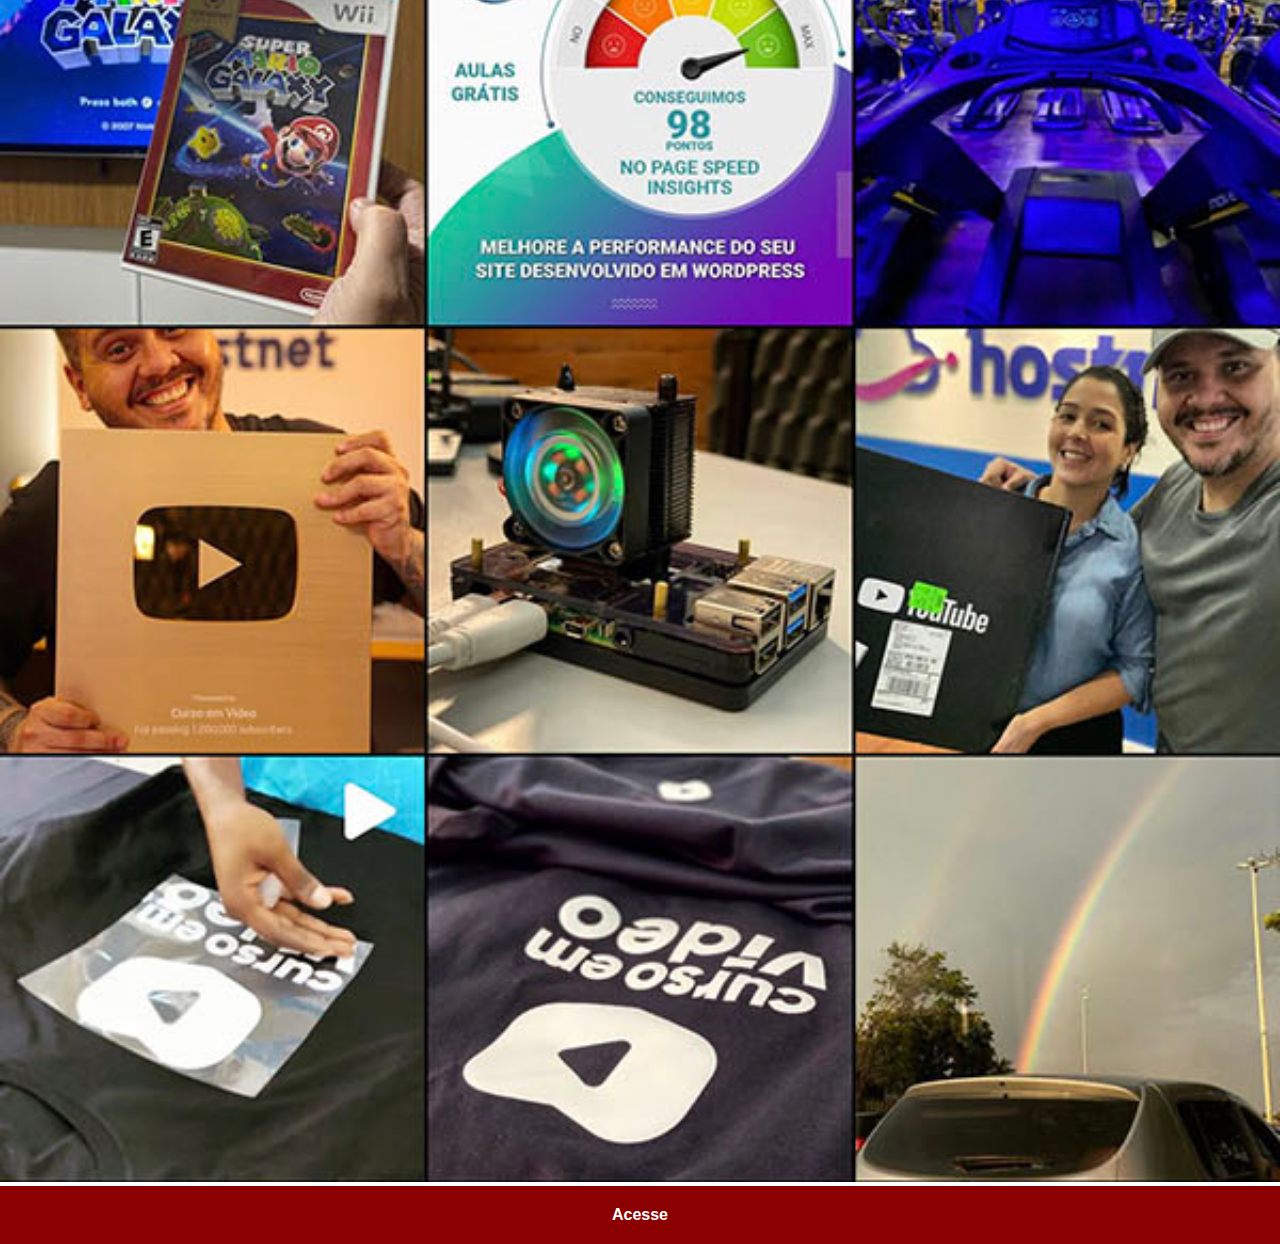
<file: instagram.html>
<!DOCTYPE html>
<html lang="pt-br">
<head>
    <meta charset="UTF-8">
    <meta name="viewport" content="width=device-width, initial-scale=1.0">
    <title>instagram</title>
    <link rel="stylesheet" href="css/social.css">
</head>
<body>
    <img src="imagem/tela-instagram.jpg" alt="instagram">
    <a href="https://www.instagram.com/oalexandre_desousa/" target="_blank">Acesse</a>
</body>
</html>
</file>
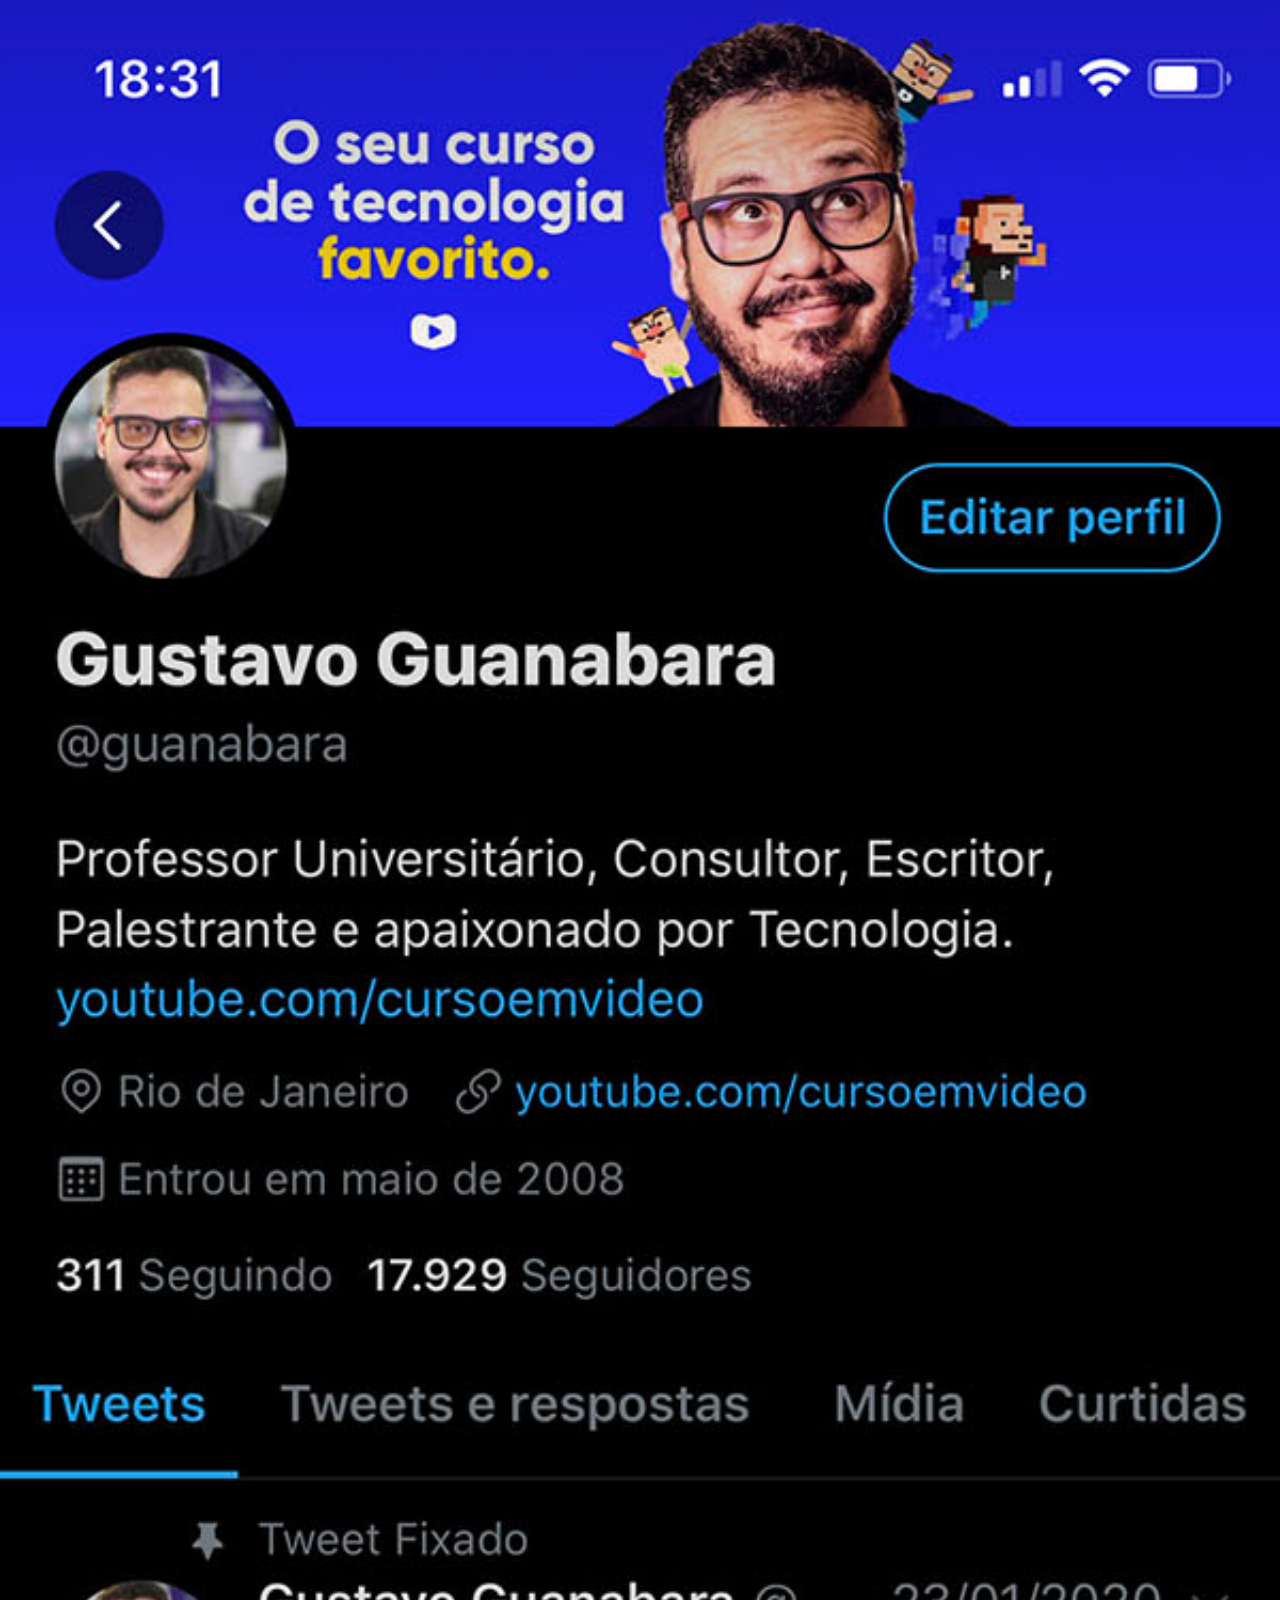
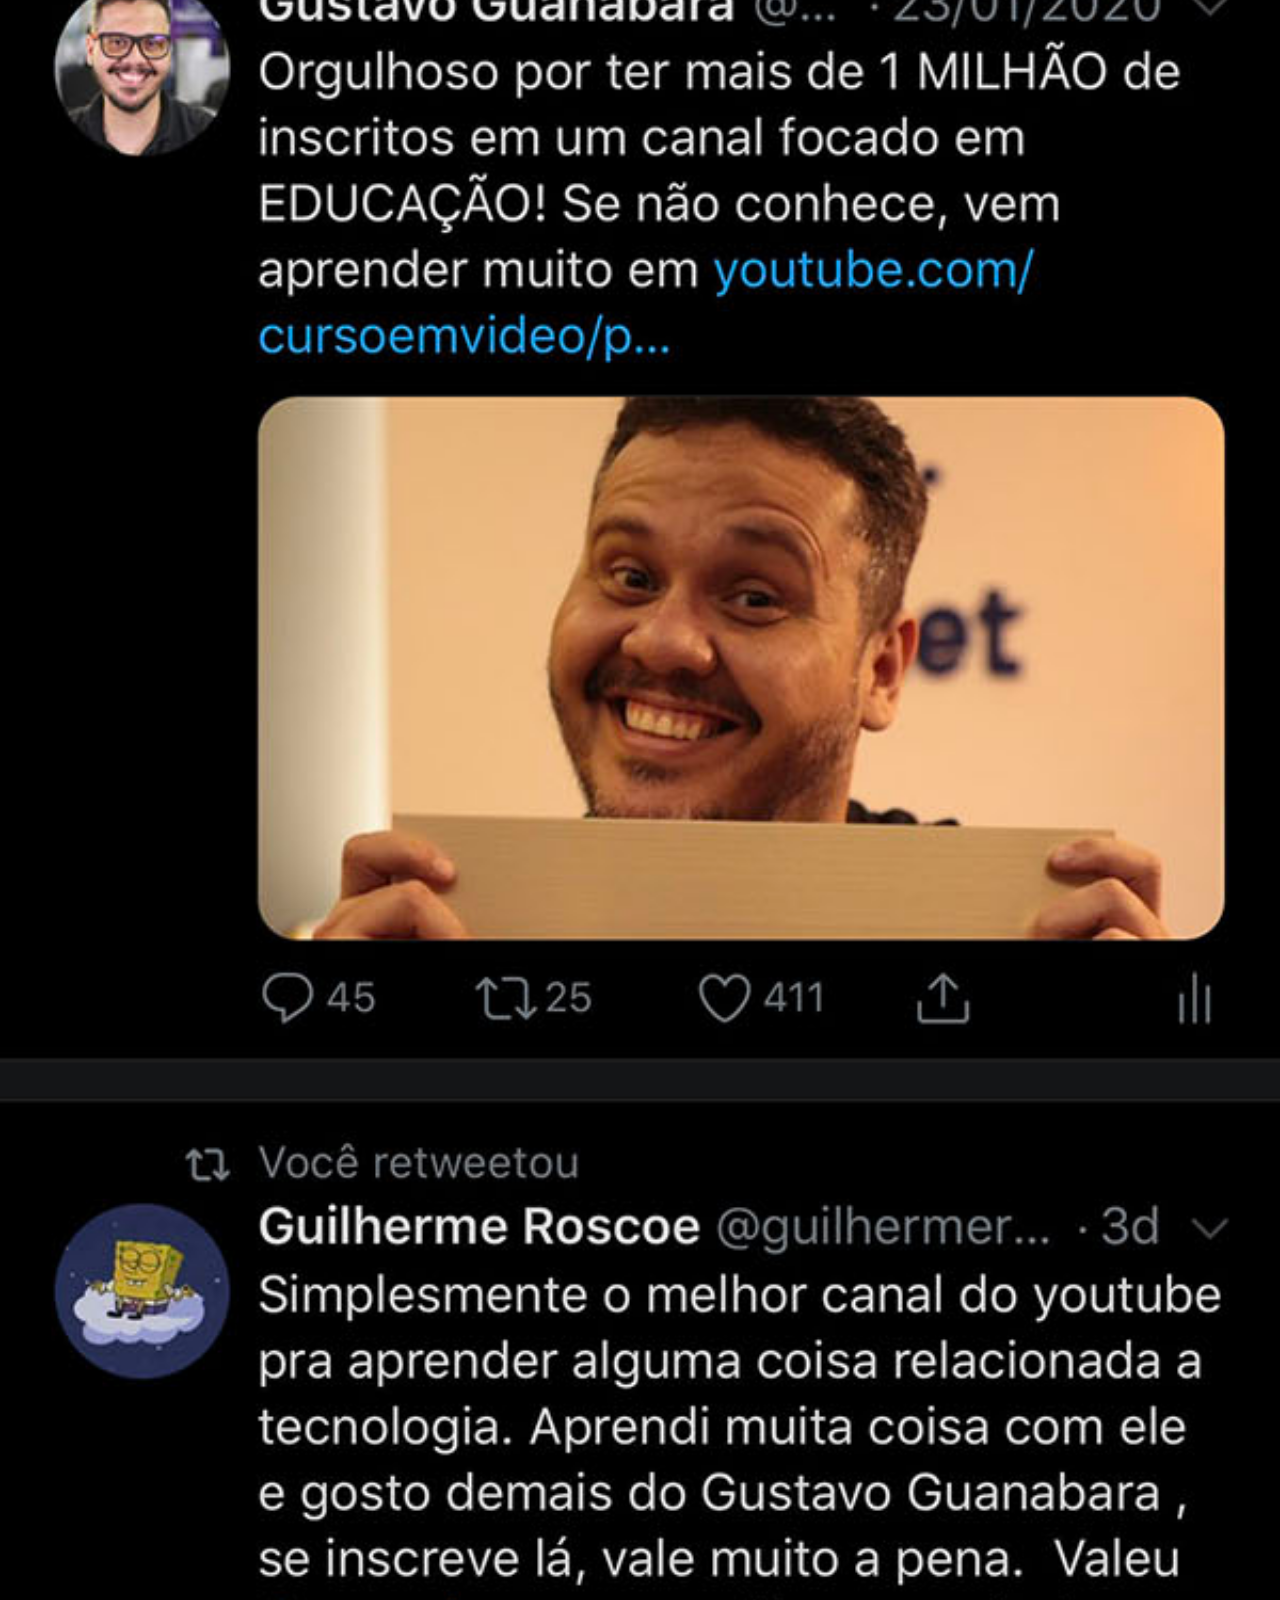
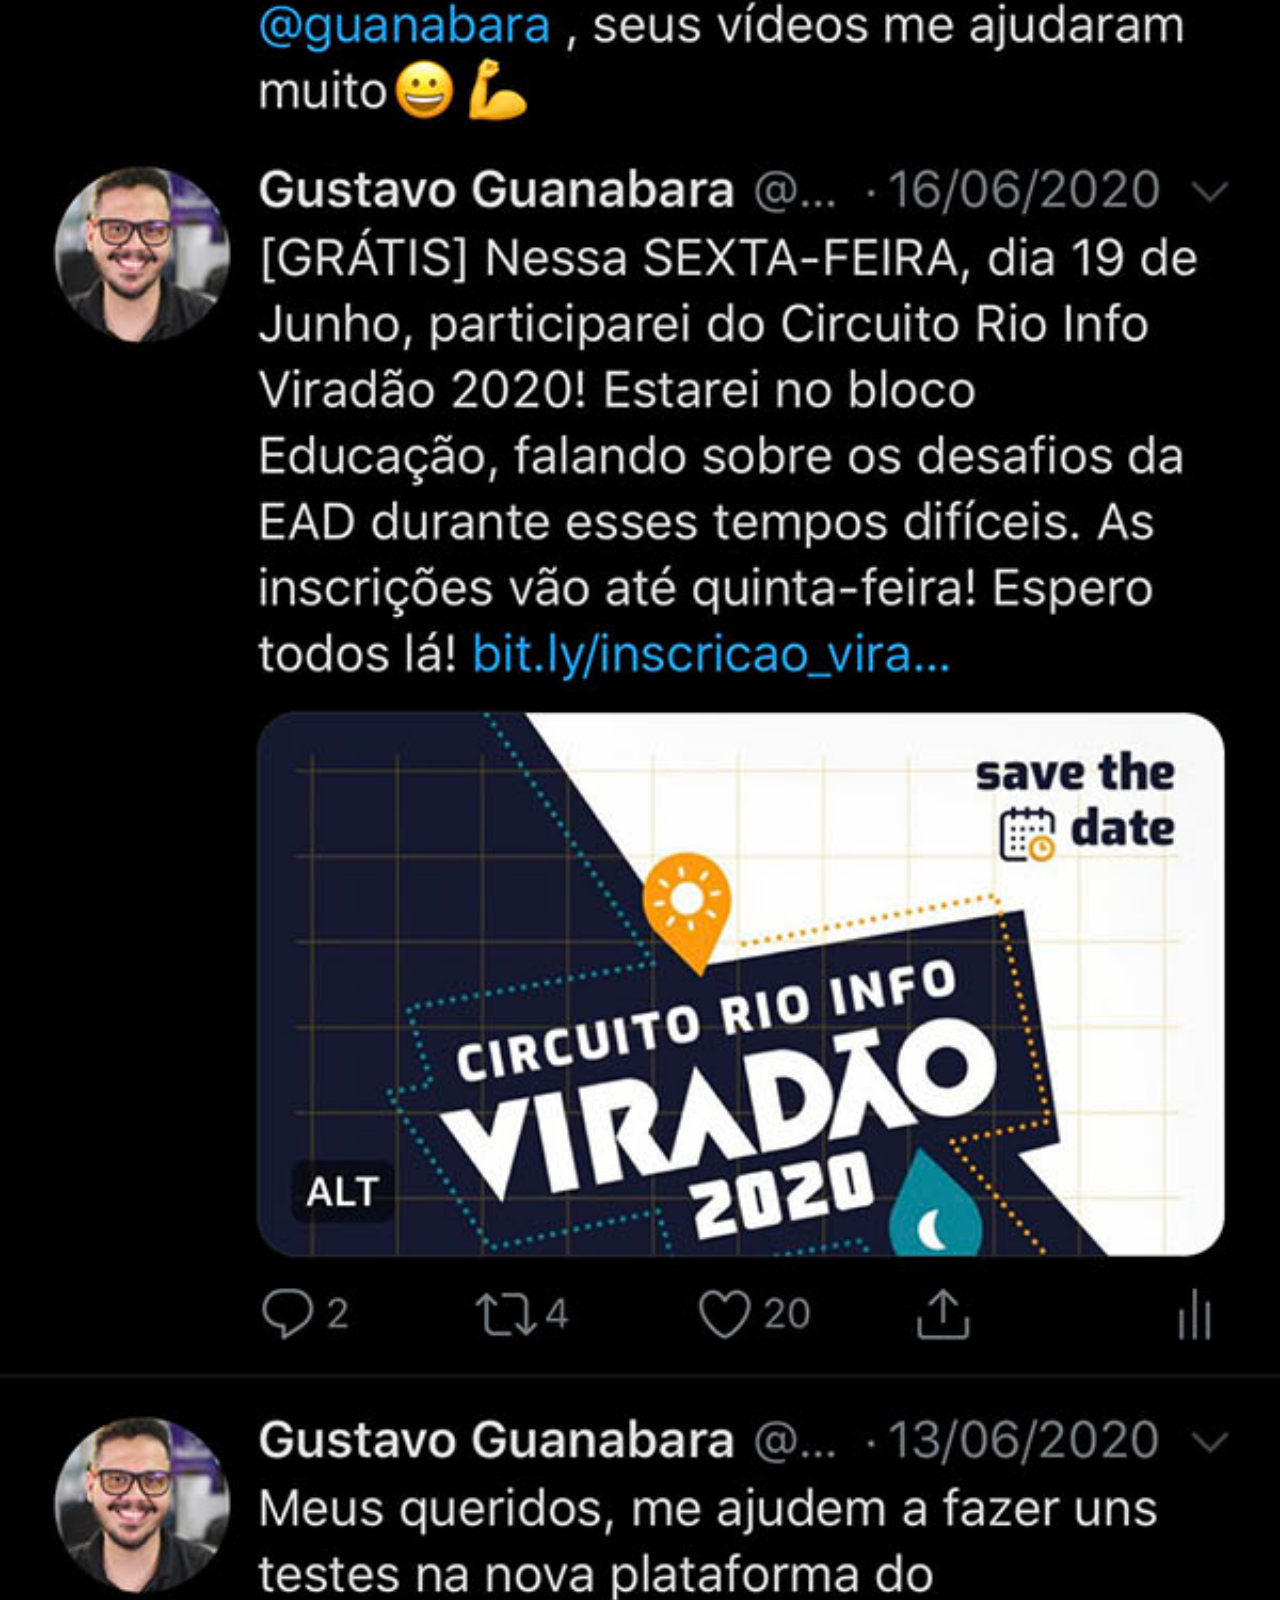
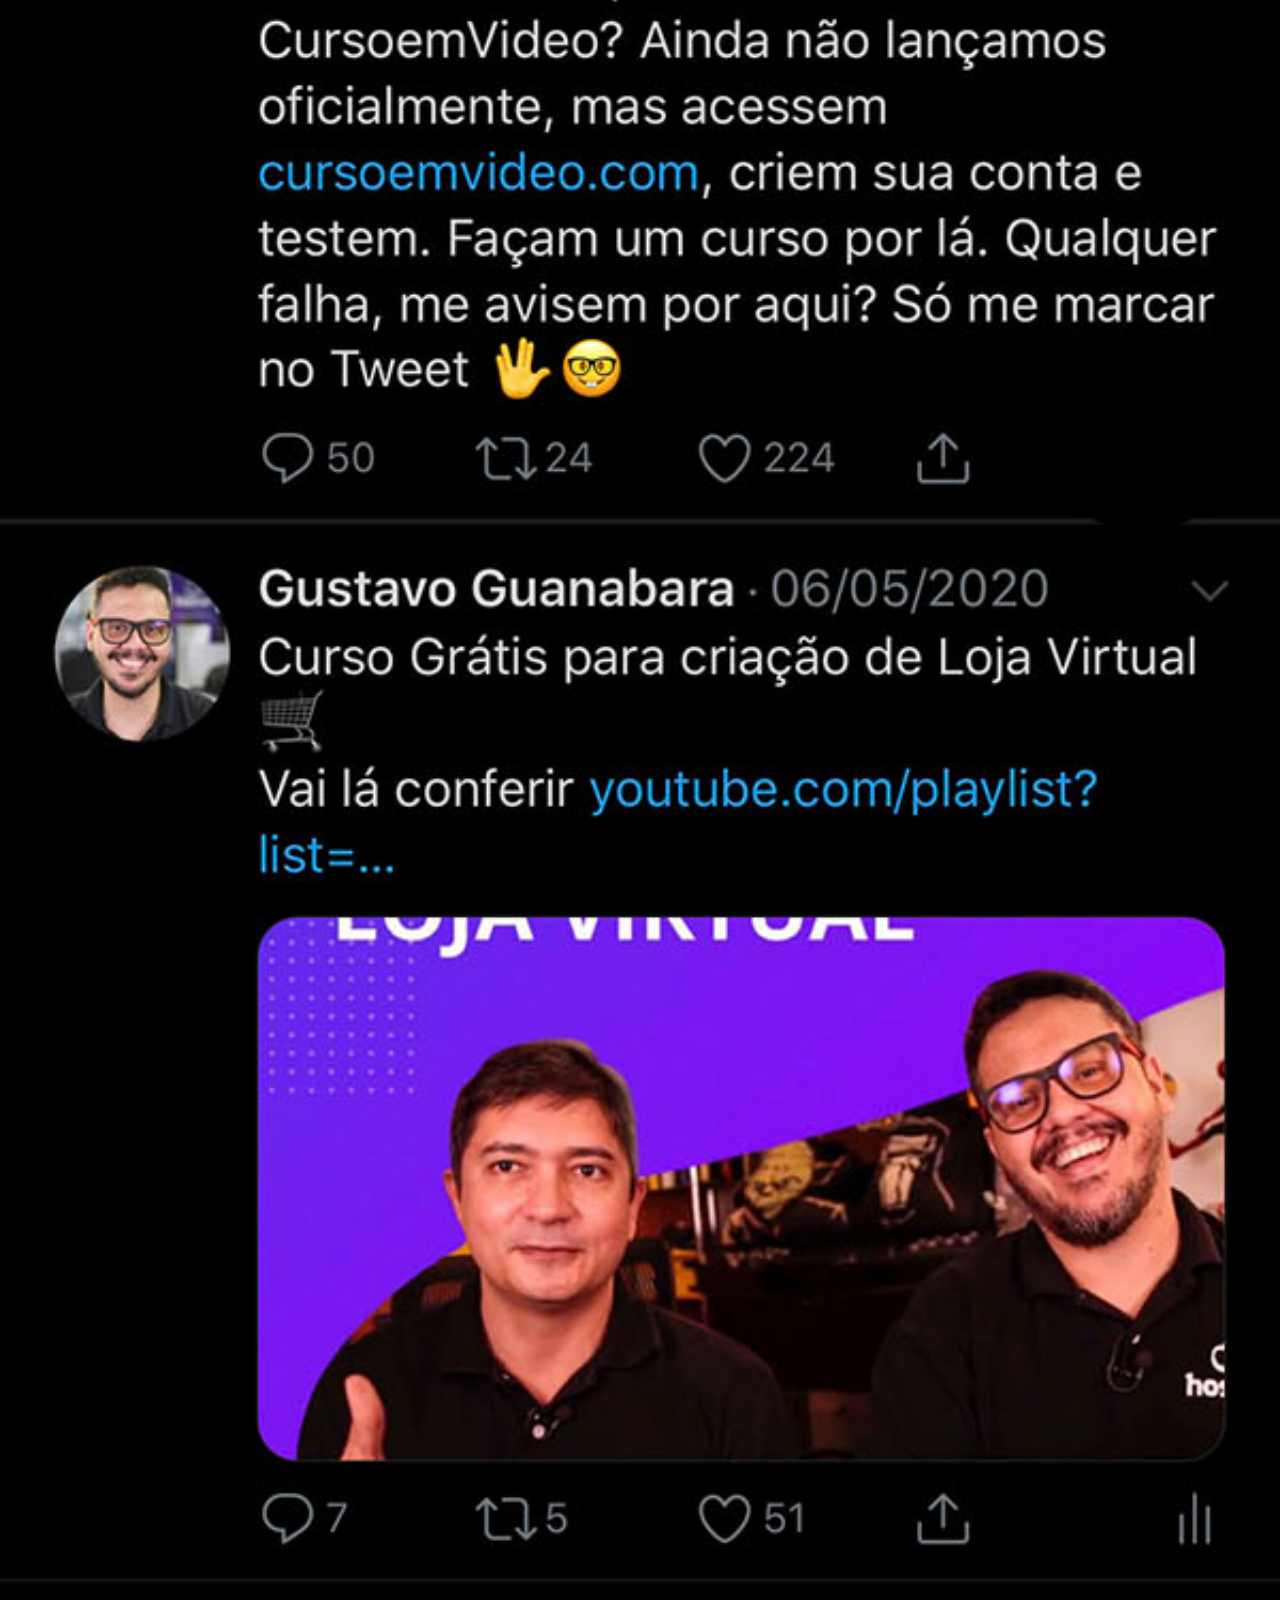
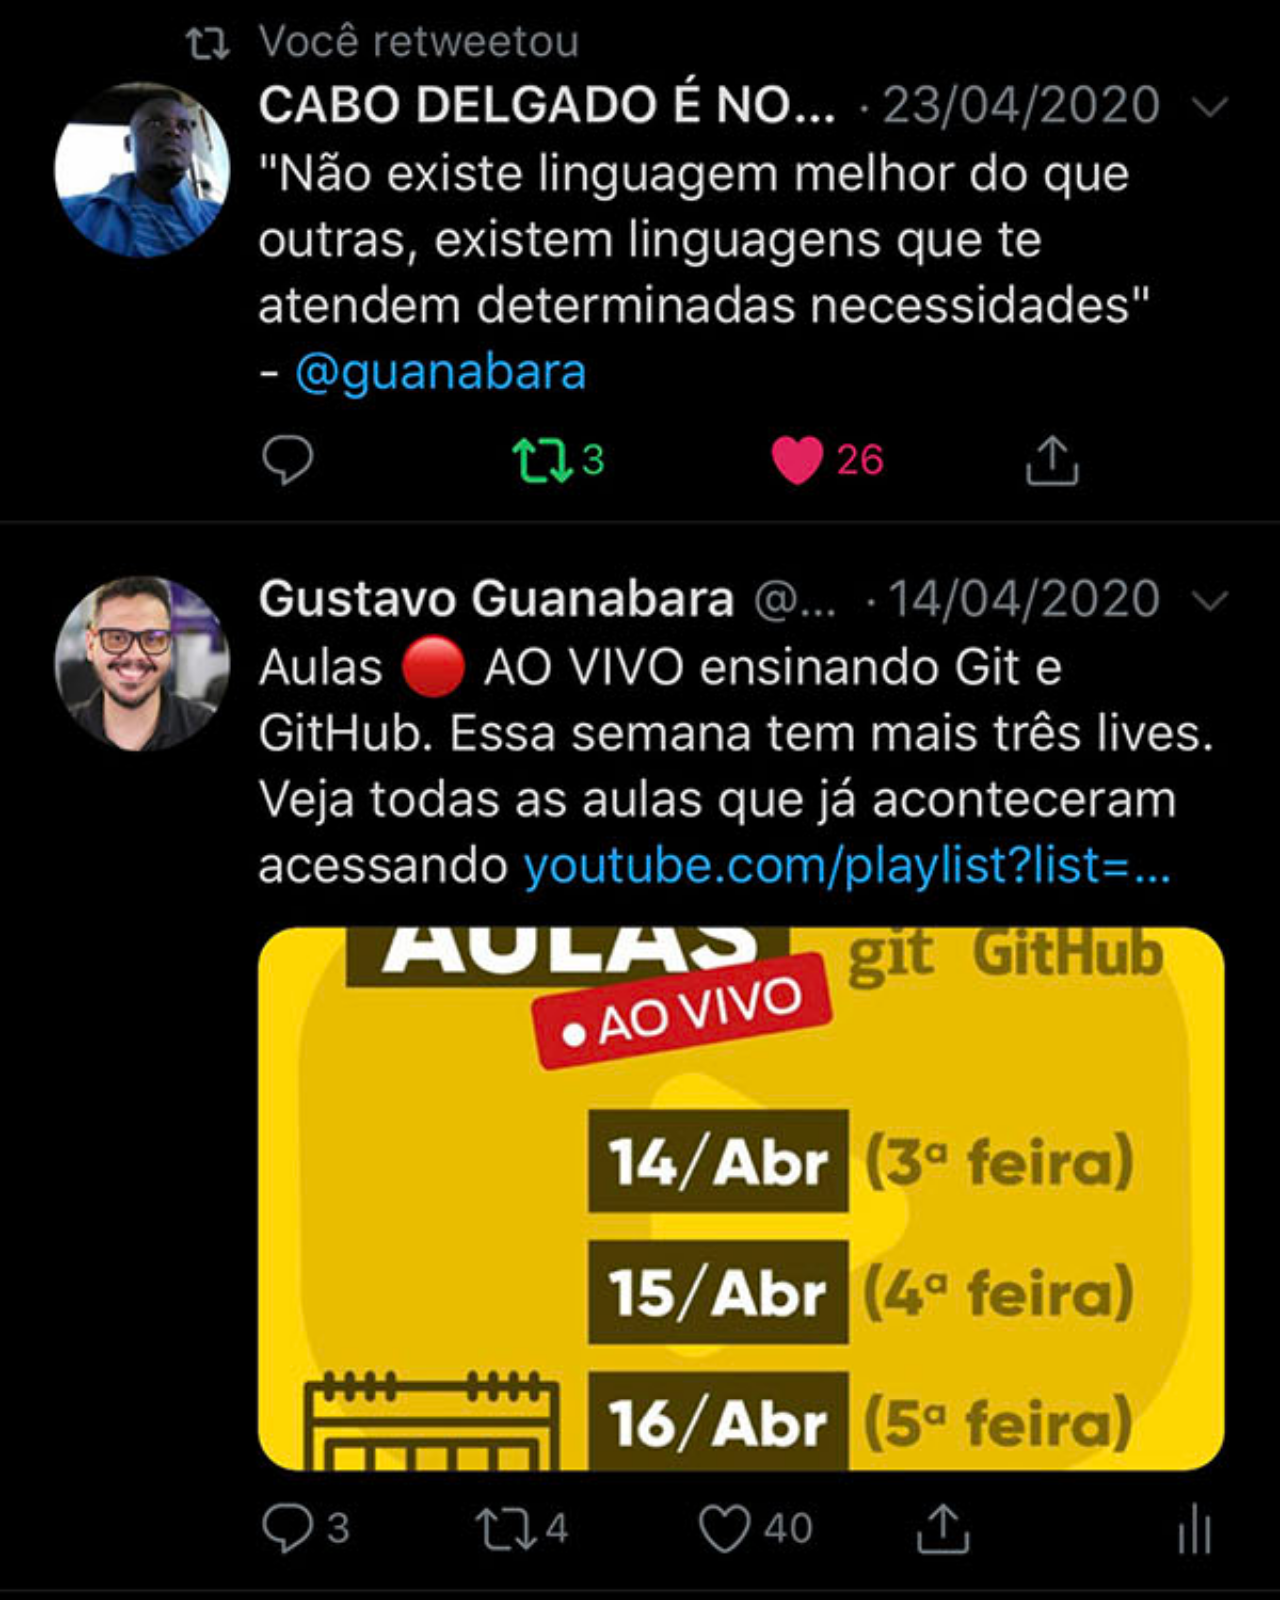
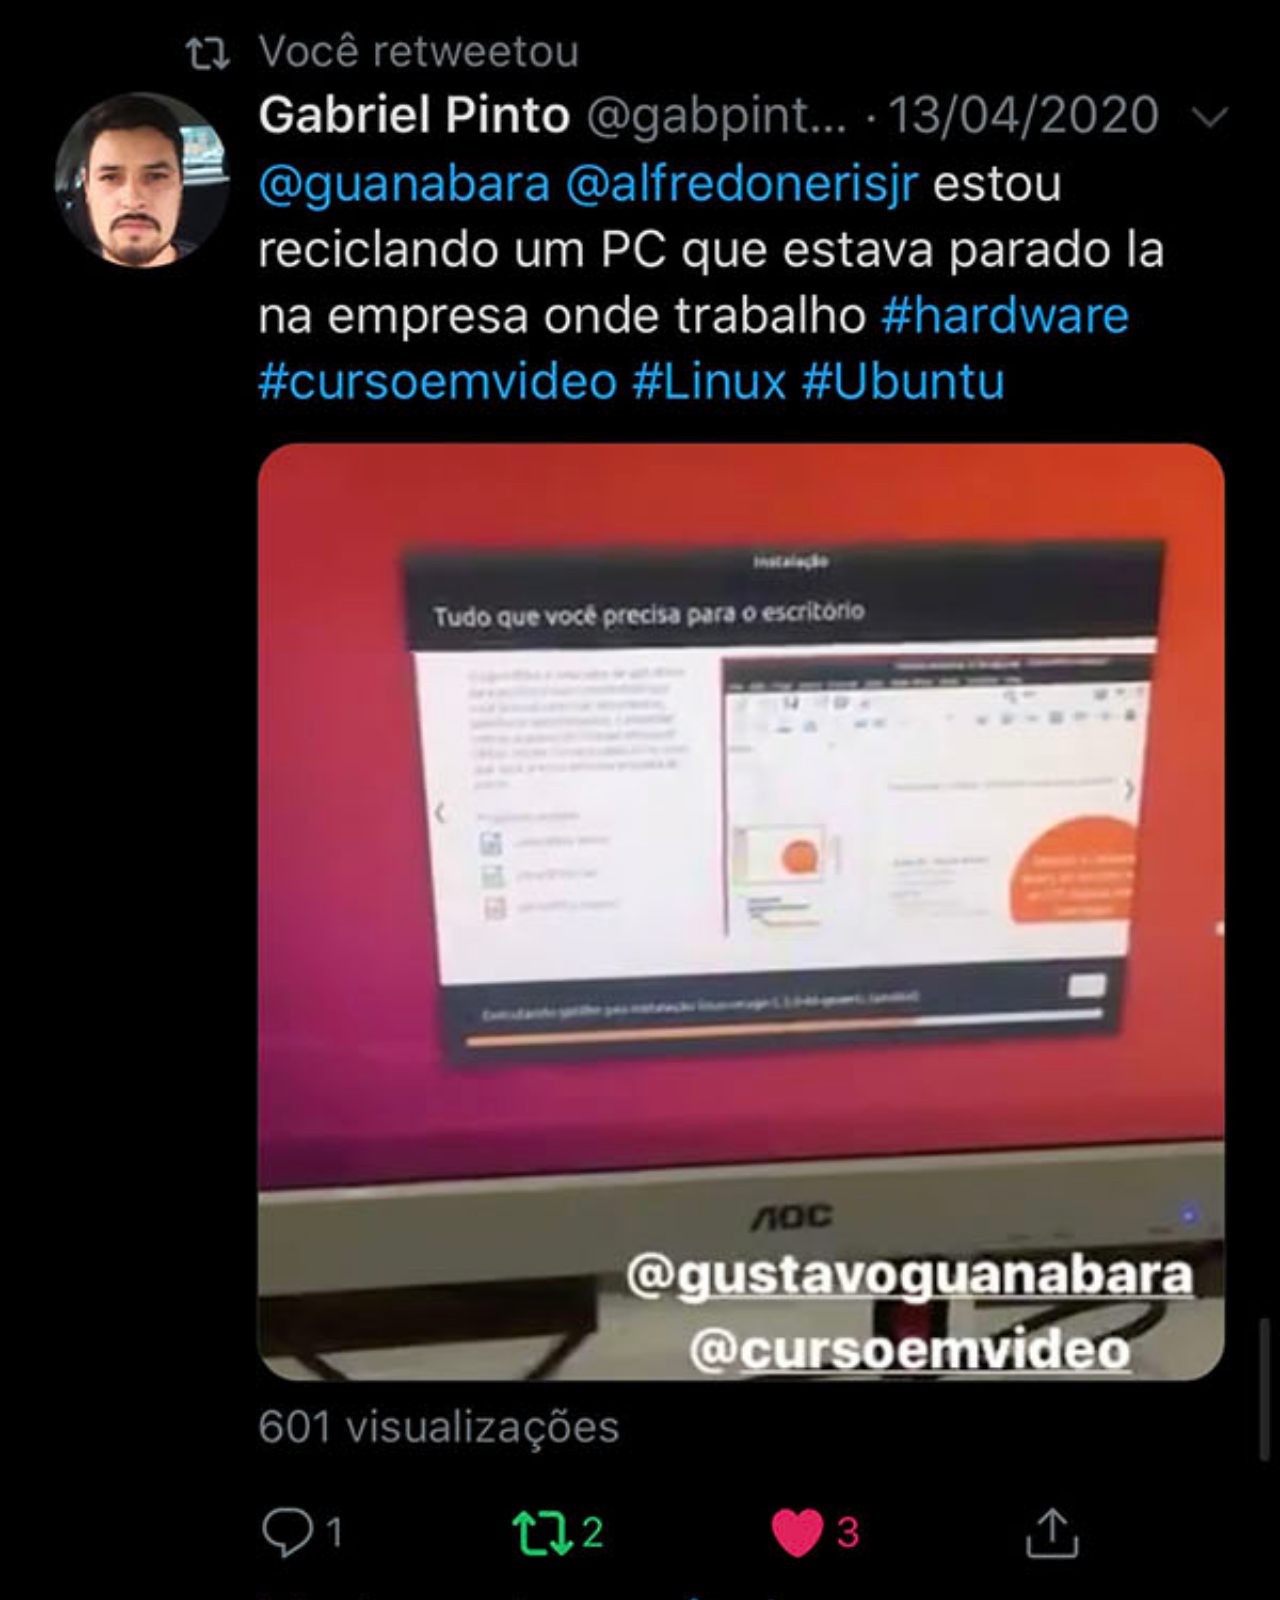
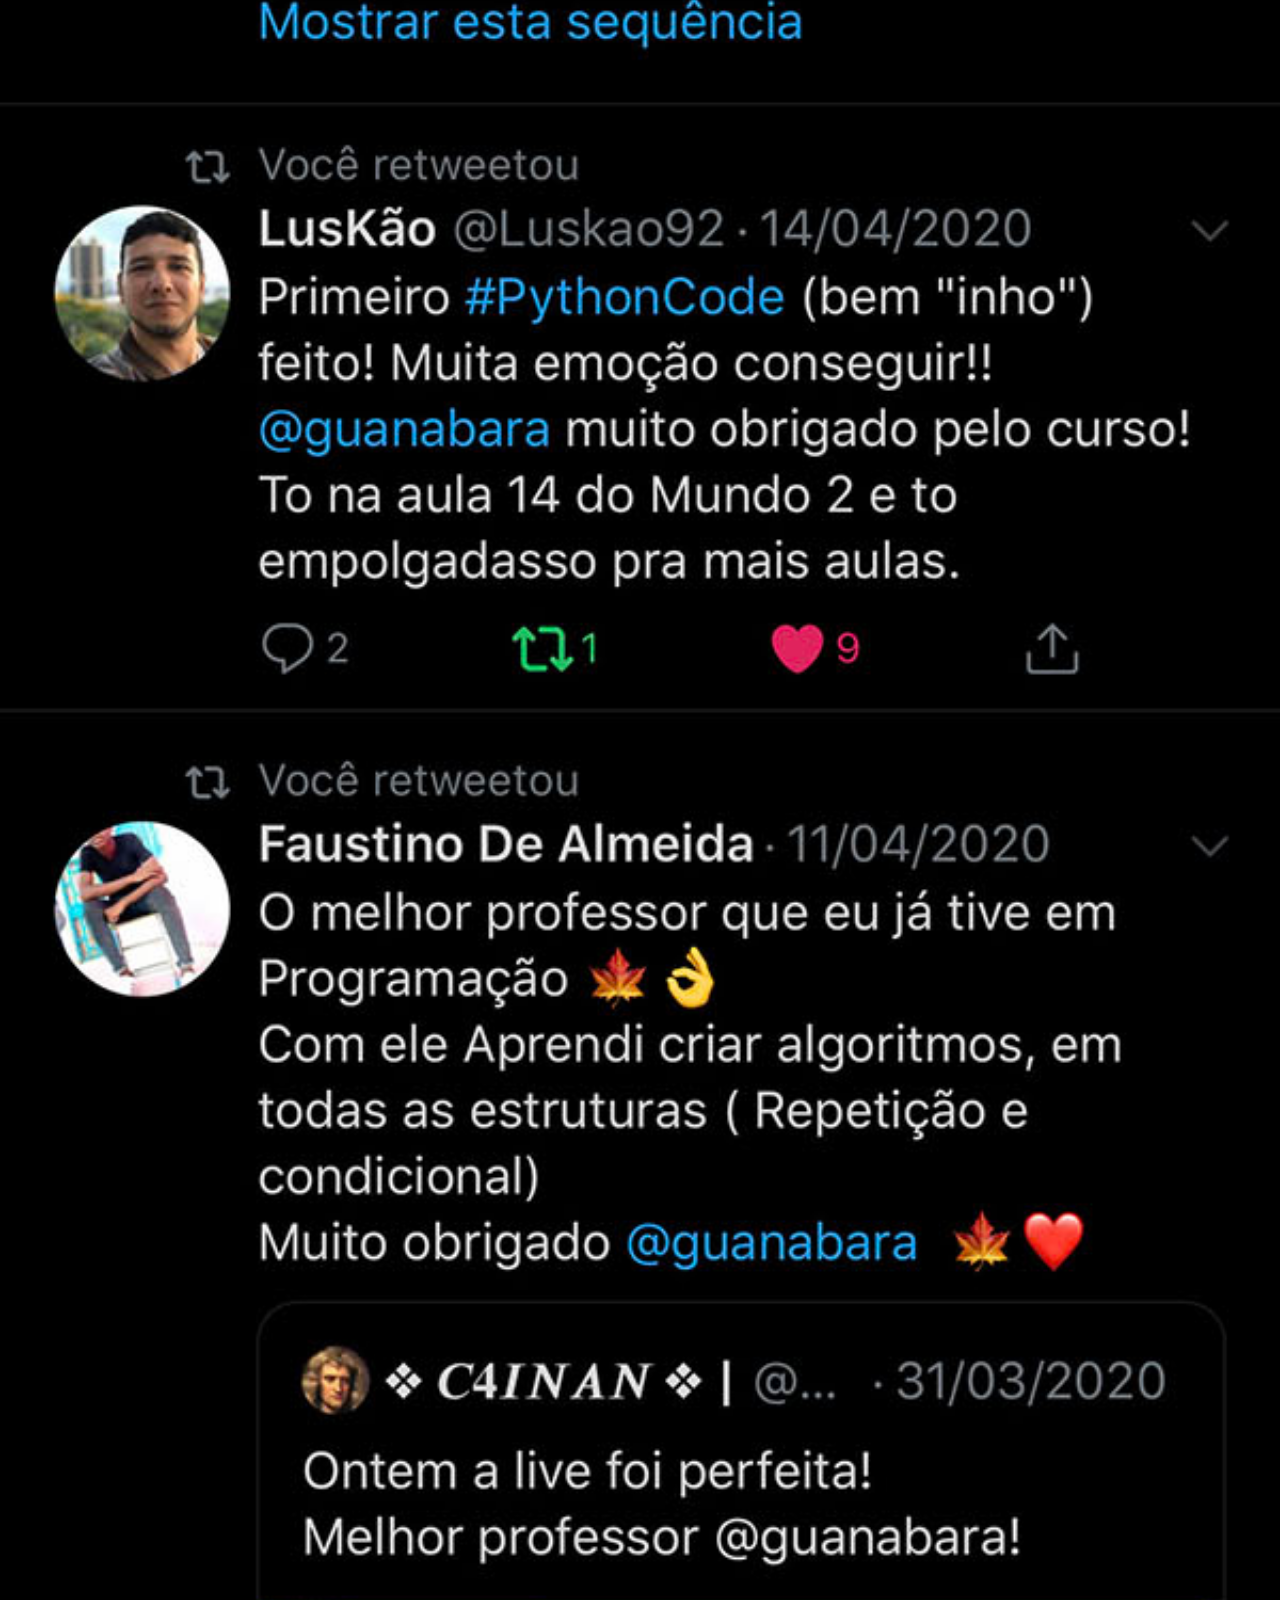
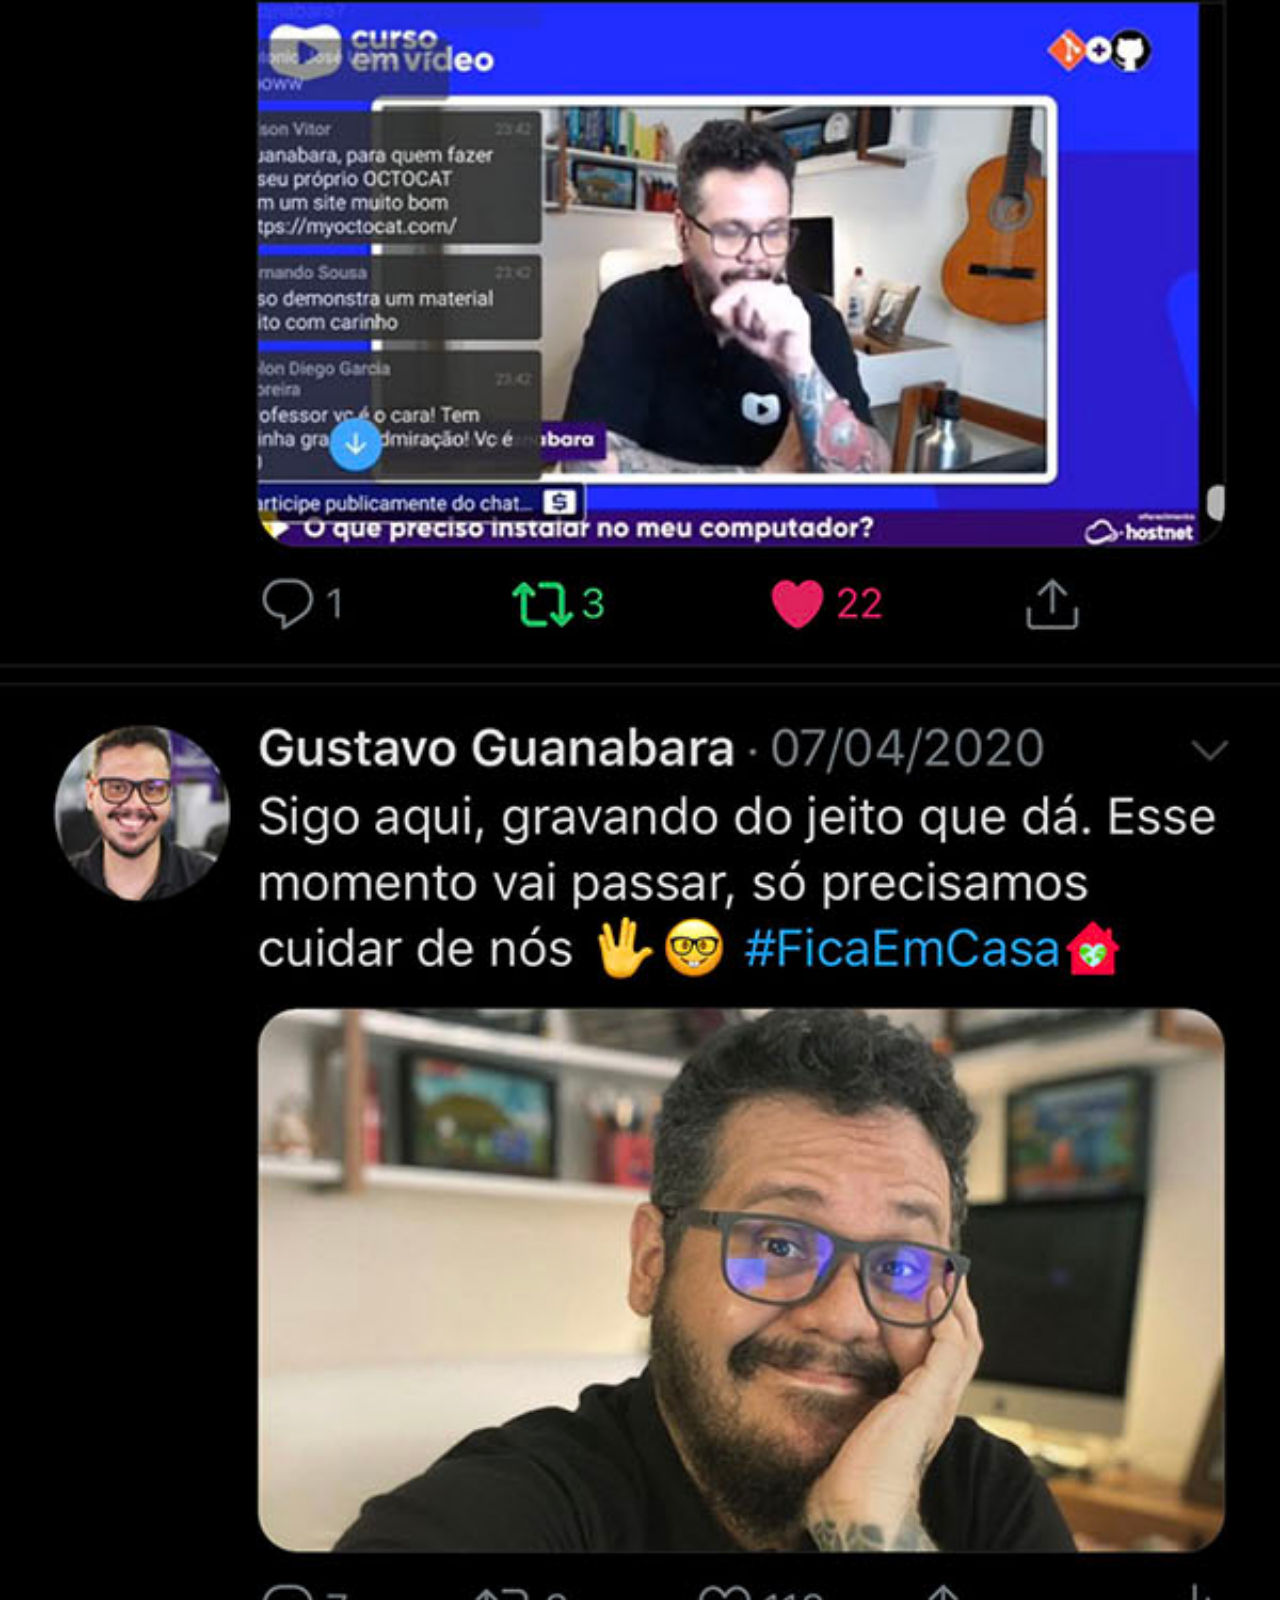
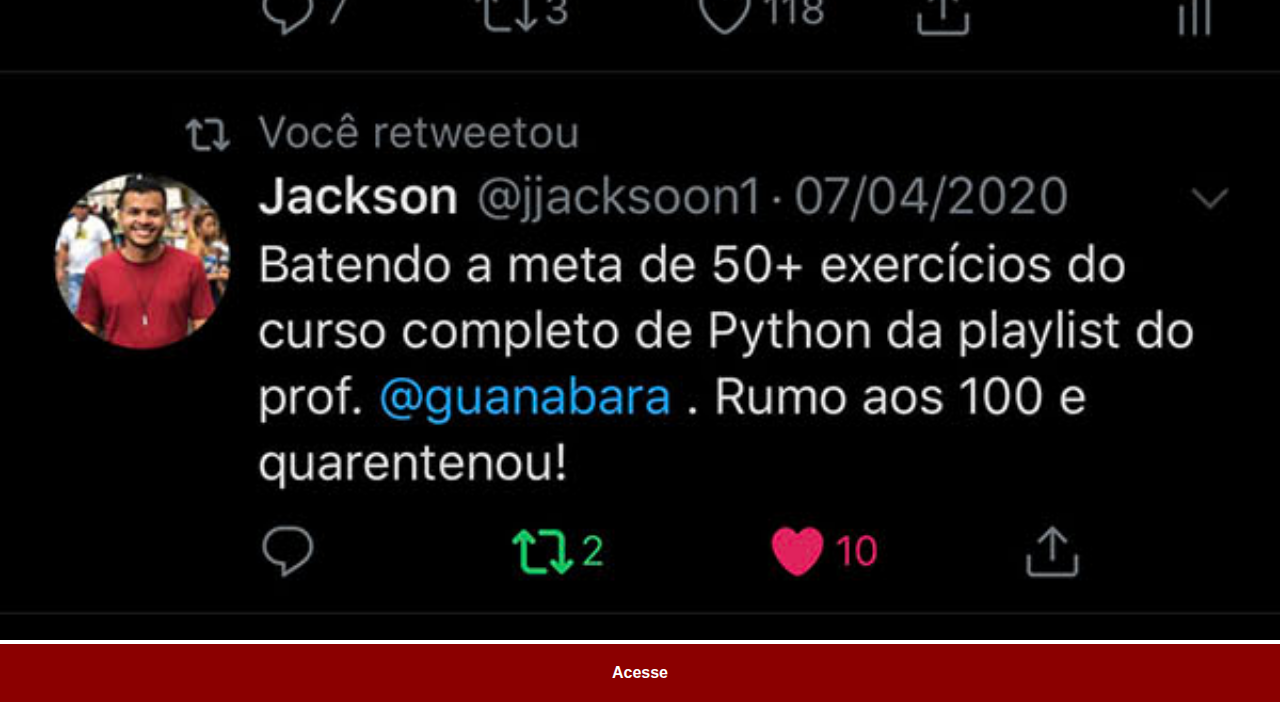
<file: twitter.html>
<!DOCTYPE html>
<html lang="pt-br">
<head>
    <meta charset="UTF-8">
    <meta name="viewport" content="width=device-width, initial-scale=1.0">
    <title>Twitter</title>
    <link rel="stylesheet" href="css/social.css">
</head>
<body>
    <img src="imagem/tela-twitter.jpg" alt="twitter">
    <a href="https://twitter.com/OAlexandreSaude" target="_blank">Acesse</a>
</body>
</html>
</file>
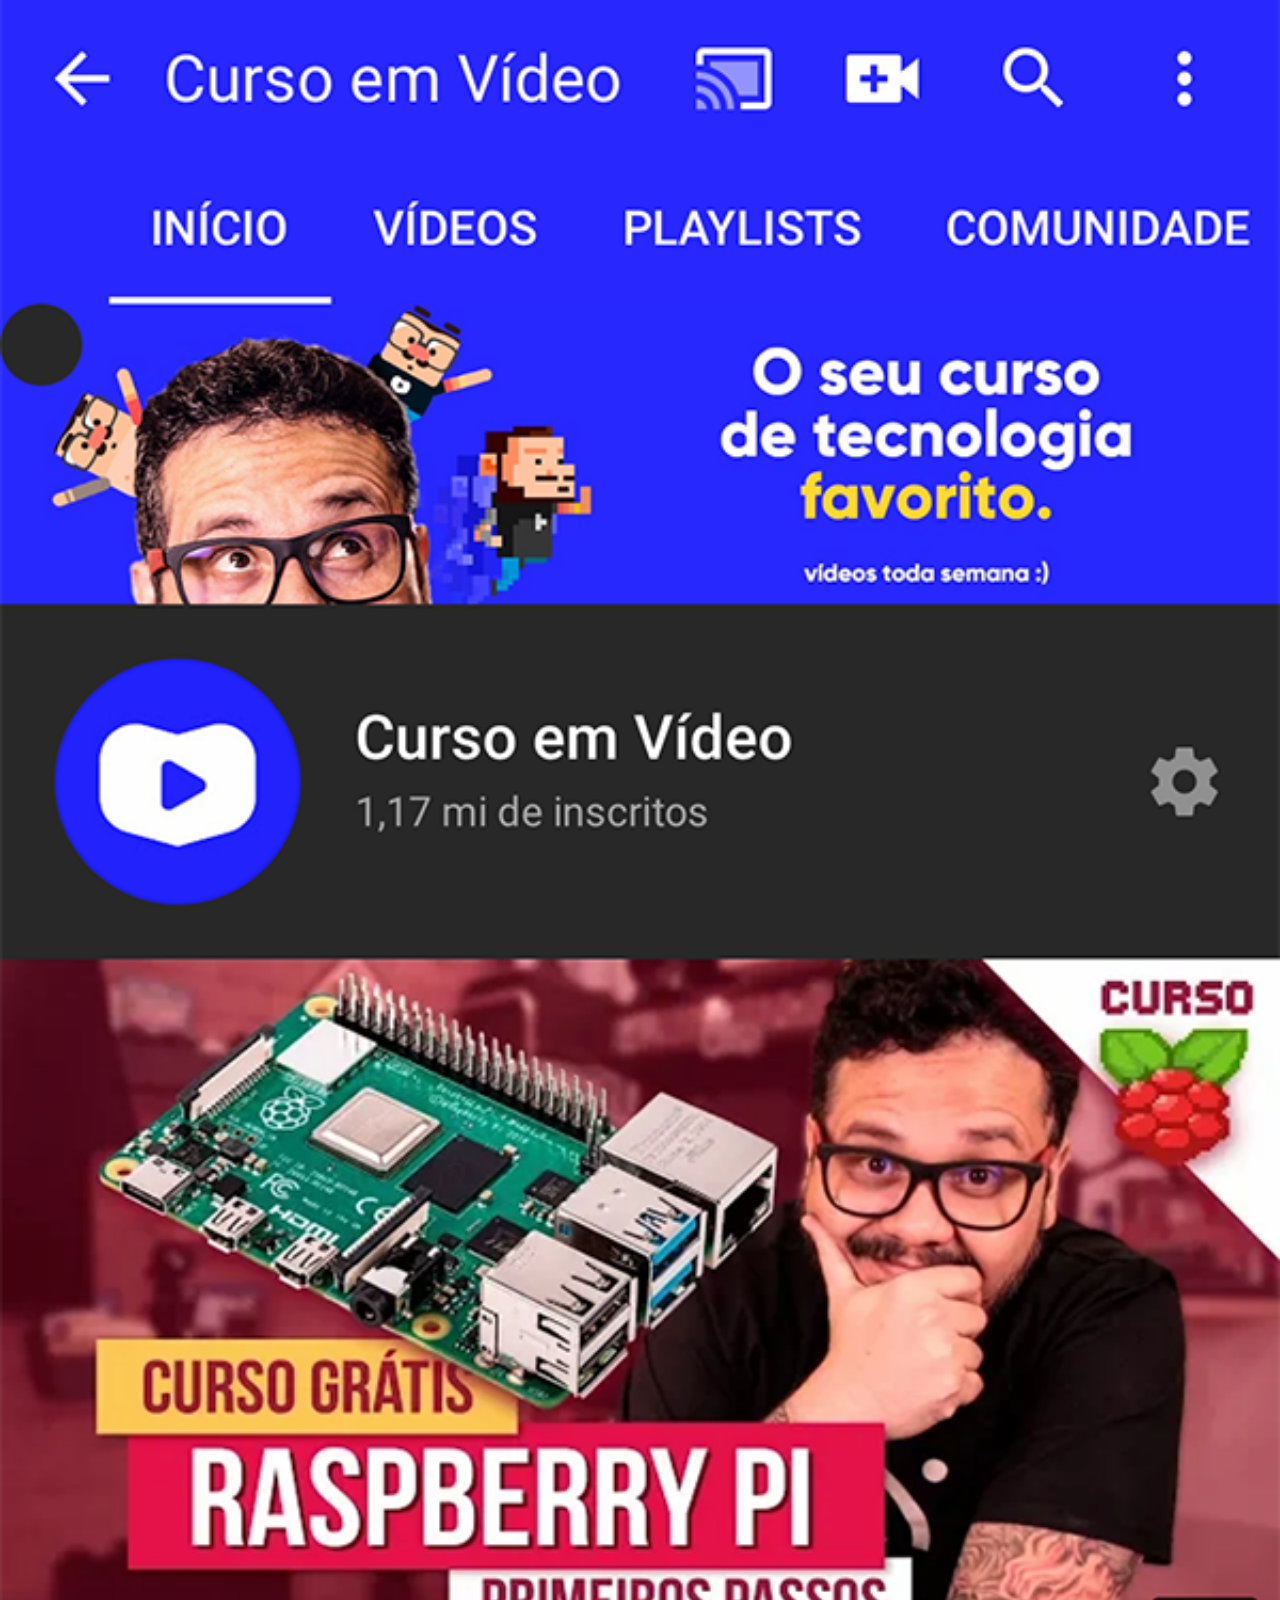
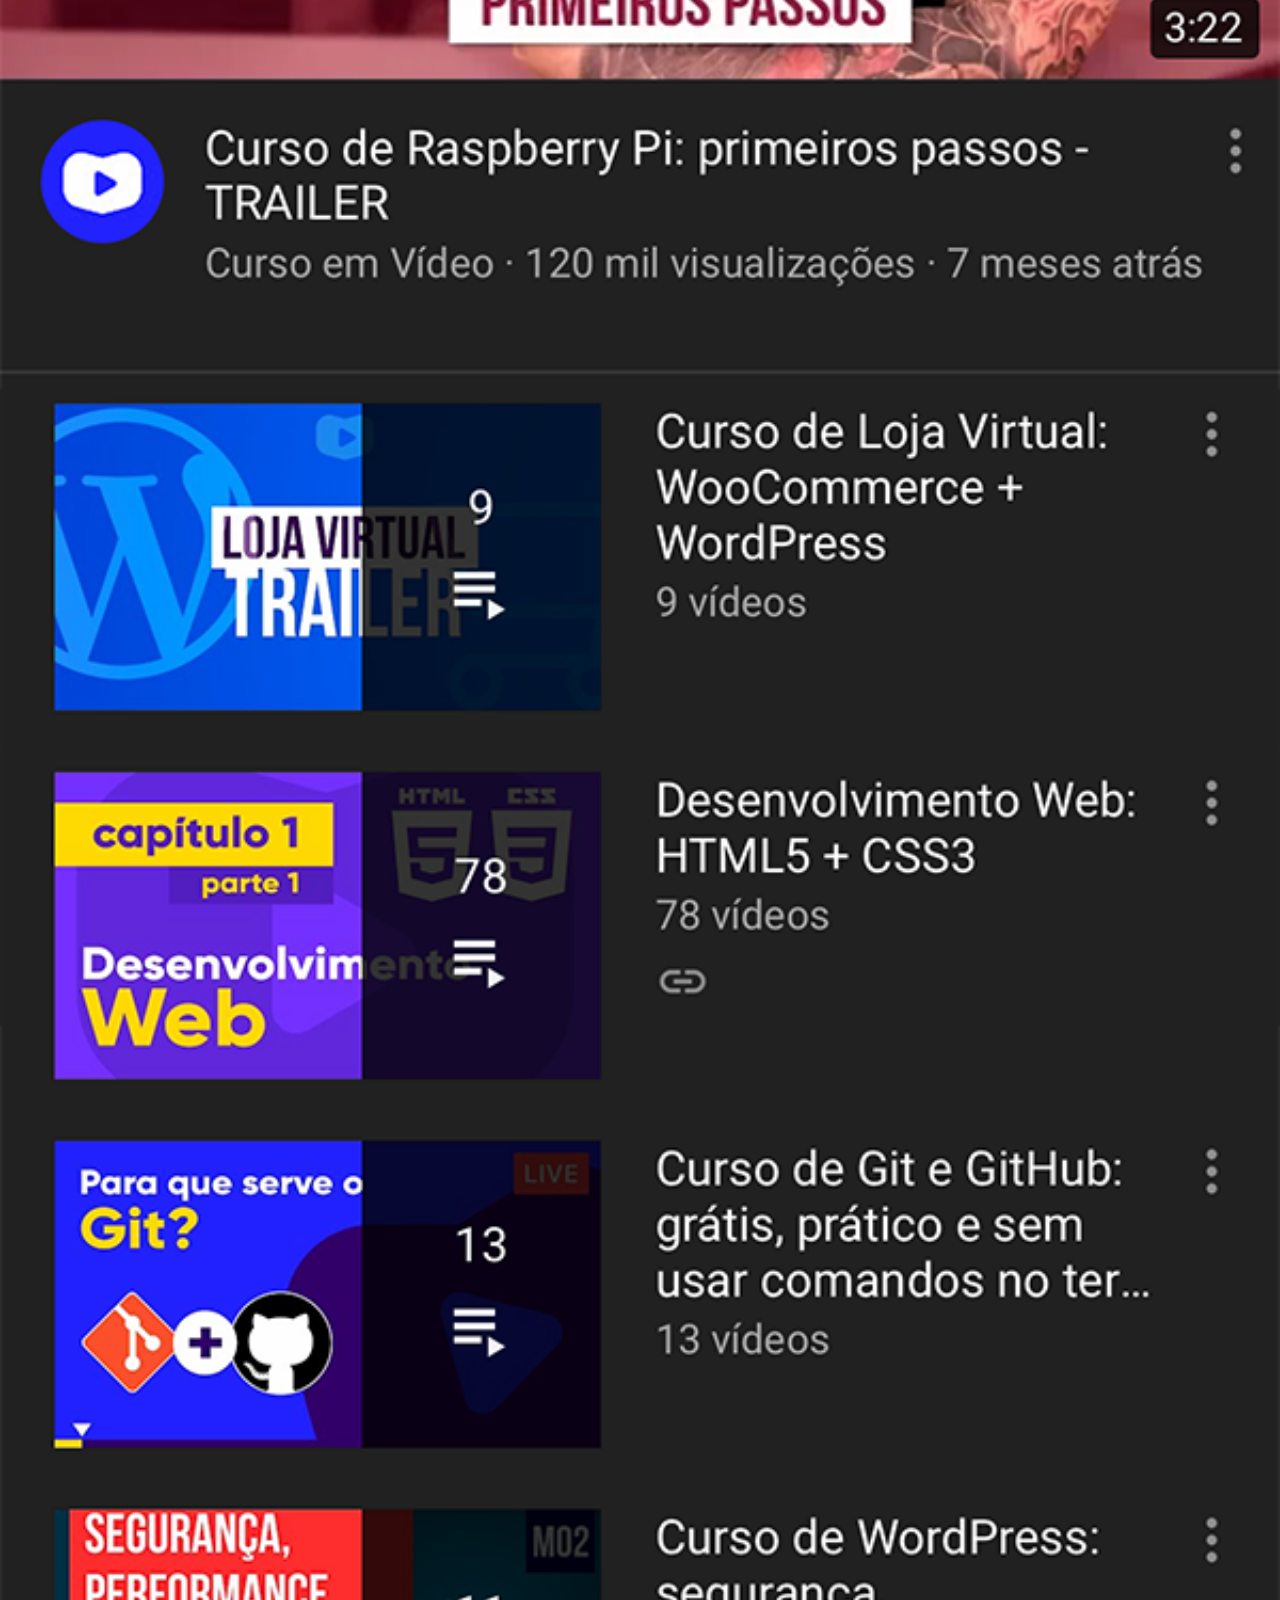
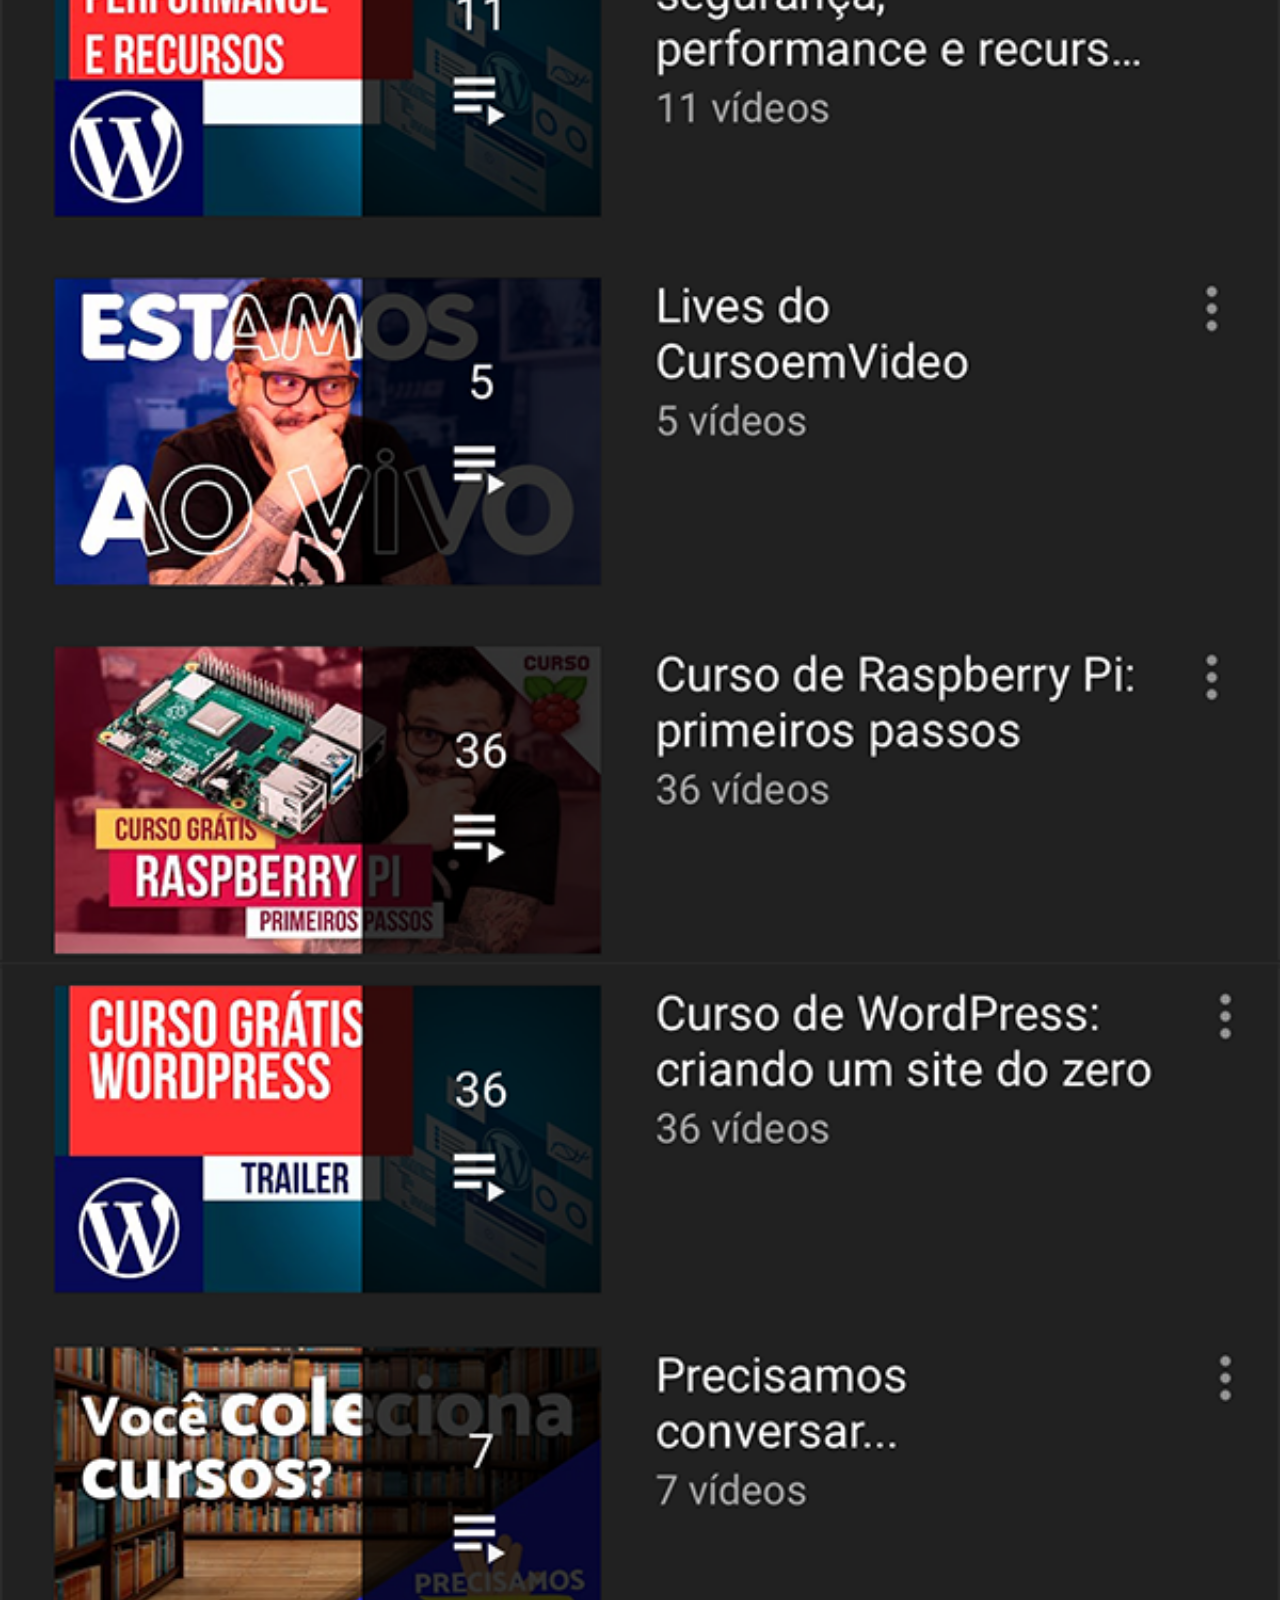
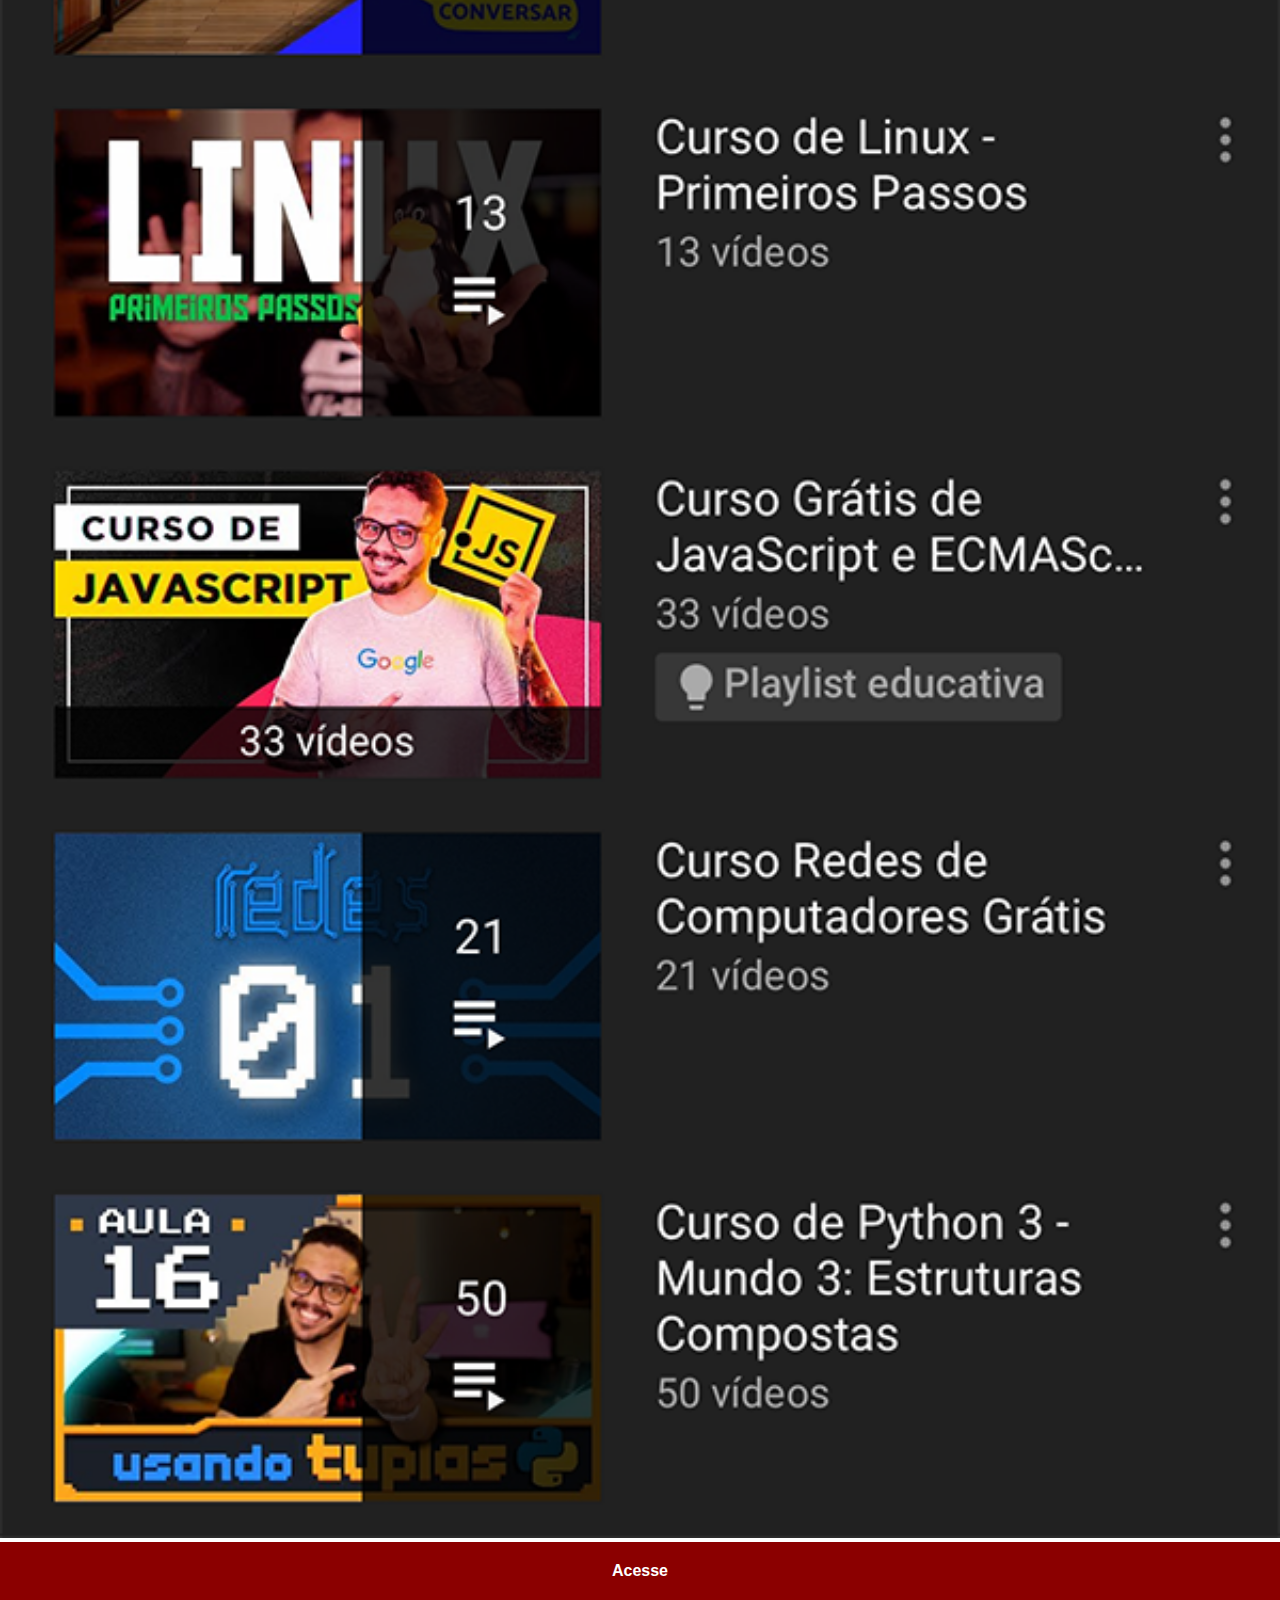
<file: youtube.html>
<!DOCTYPE html>
<html lang="pt-br">
<head>
    <meta charset="UTF-8">
    <meta name="viewport" content="width=device-width, initial-scale=1.0">
    <title>Youtube</title>
    <link rel="stylesheet" href="css/social.css">
</head>
<body>
    <img src="imagem/tela-youtube.png" alt="Youtube">
    <a href="https://www.youtube.com/@CursoemVideo" target="_blank">Acesse</a>
</body>
</html>
</file>
<file: css/style.css>
@charset "utf-8";

*{
    font-family: cursive sans-serif;
    margin: 0;
    padding: 0;
    text-decoration: none;
}

body, main{
    height: 100vh;
    width: 100vw;
}

body{
    background: url(../imagem/fundo-madeira.jpg) no-repeat top center;
    background-size: cover;
    background-attachment: fixed;
}

main{
    height: 100vh;
    position: relative;
}
section#telefone{
    position: absolute;
    top: 50%;
    left: 50%;
    transform: translate(-50%, -50%);

    height: 627px;
    width:312px;
    background: url(../imagem/frame-iphone.png) no-repeat;
}

iframe#tela{
    position: relative;
    top: 81px;
    left: 23px;
    width: 265px;
    height: 468px;
}
section#redes-sociais{
    text-align: right;
}
section#redes-sociais img{
    width: 50px;
    height: 50px;
    margin: 12px;
    border-radius: 50%;
    box-shadow: 2px 2px 5px rgba(0, 0, 0, 0.342);
    box-sizing: border-box;
}
section#redes-sociais img:hover{
    border: 1px solid rgba(255, 255, 255, 0.356);
    transform: translate(-3px, -3px);
    box-shadow: 4px 4px 7px rgba(0, 0, 0, 0.596);
    transition: transform .1s, border .3s;

}
</file>
<file: css/social.css>
@charset "utf-8";


*{
    margin: 0px;
    padding: 0px;
    font-family: Arial, Helvetica, sans-serif;
}
::-webkit-scrollbar{
    width: 0px;
    height: 2px;
}
img{
    width: 100vw;
}
a{
    display: block;
    background-color: darkred;
    color: white;
    padding: 20px;
    text-align: center;
    font-weight: bolder;
    text-decoration: none;
}
a:hover{
    background-color: red;
}
</file>
